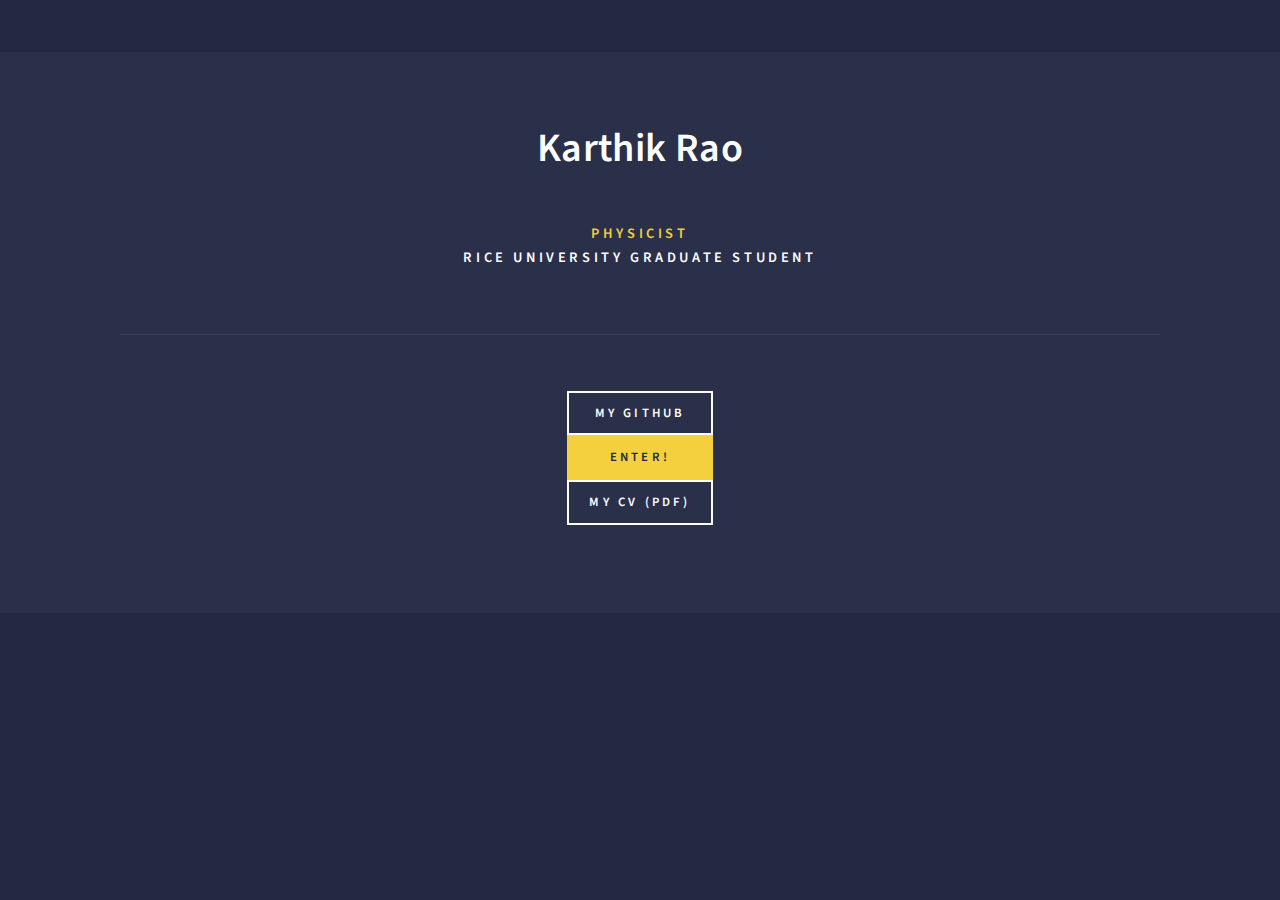
<file: index.html>
<!DOCTYPE HTML>
<!--
	Forty by HTML5 UP
	html5up.net | @ajlkn
	Free for personal and commercial use under the CCA 3.0 license (html5up.net/license)
-->
<html>
	<head>
		<title>Karthik Rao</title>
		<meta charset="utf-8" />
		<meta name="viewport" content="width=device-width, initial-scale=1, user-scalable=no" />
		<link rel="stylesheet" href="assets/css/main.css" />
		<noscript><link rel="stylesheet" href="assets/css/noscript.css" /></noscript>
	</head>
	<body class="is-preload">

		<!-- Wrapper -->
			<div id="wrapper">



                    <div id="main" class='absoluteCenter'>
						<!-- About me blurb -->
						<section style="text-align: center">
							<div class="inner">

        						<h1 class="strongKarthik"><strong>Karthik</strong> <span>Rao</span></h1>


                                <p style="font-size:0.9em; font-weight:600; letter-spacing:0.25em; text-transform:uppercase">
                                <font color="#F4D03F">Physicist</font> </br>Rice University Graduate Student 
                                </p>

                                <p></p>

                                <hr style="padding:1em" />

                                <ul class="actions" style="display:inline-block;padding:1.5em">
                               
					<li><a href="https://github.com/k-rao" class="button fit">My Github</a></li>
					 <li><a href="home.html" class="button primary fit" style="background-color:#F4D03F">Enter!</a></li>
                                    <li><a href="CV.pdf" target="_blank" class="button fit">My CV (pdf)</a></li>
                                </ul>

							</div>
						</section>
                    </div>





			</div>

		<!-- Scripts -->
			<script src="assets/js/jquery.min.js"></script>
			<script src="assets/js/jquery.scrolly.min.js"></script>
			<script src="assets/js/jquery.scrollex.min.js"></script>
			<script src="assets/js/browser.min.js"></script>
			<script src="assets/js/breakpoints.min.js"></script>
			<script src="assets/js/util.js"></script>
			<script src="assets/js/main.js"></script>

	</body>
</html>
</file>
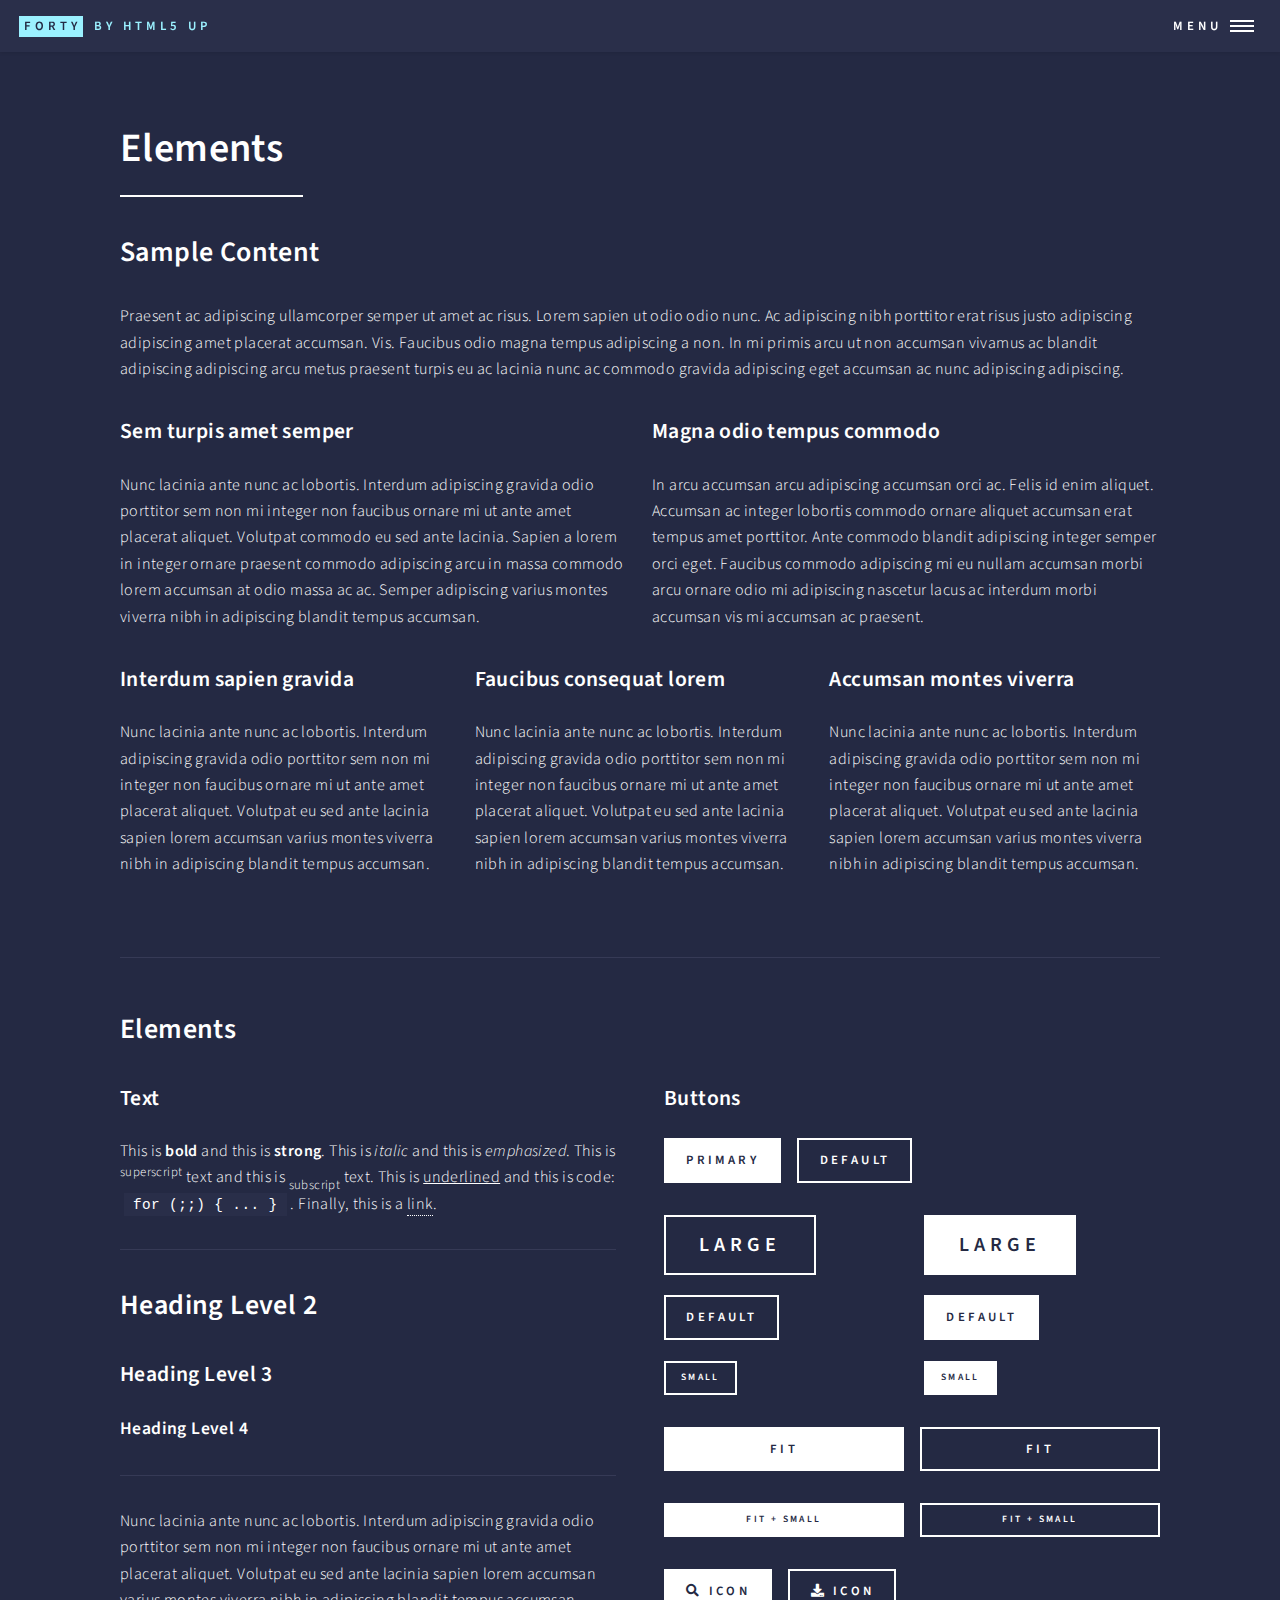
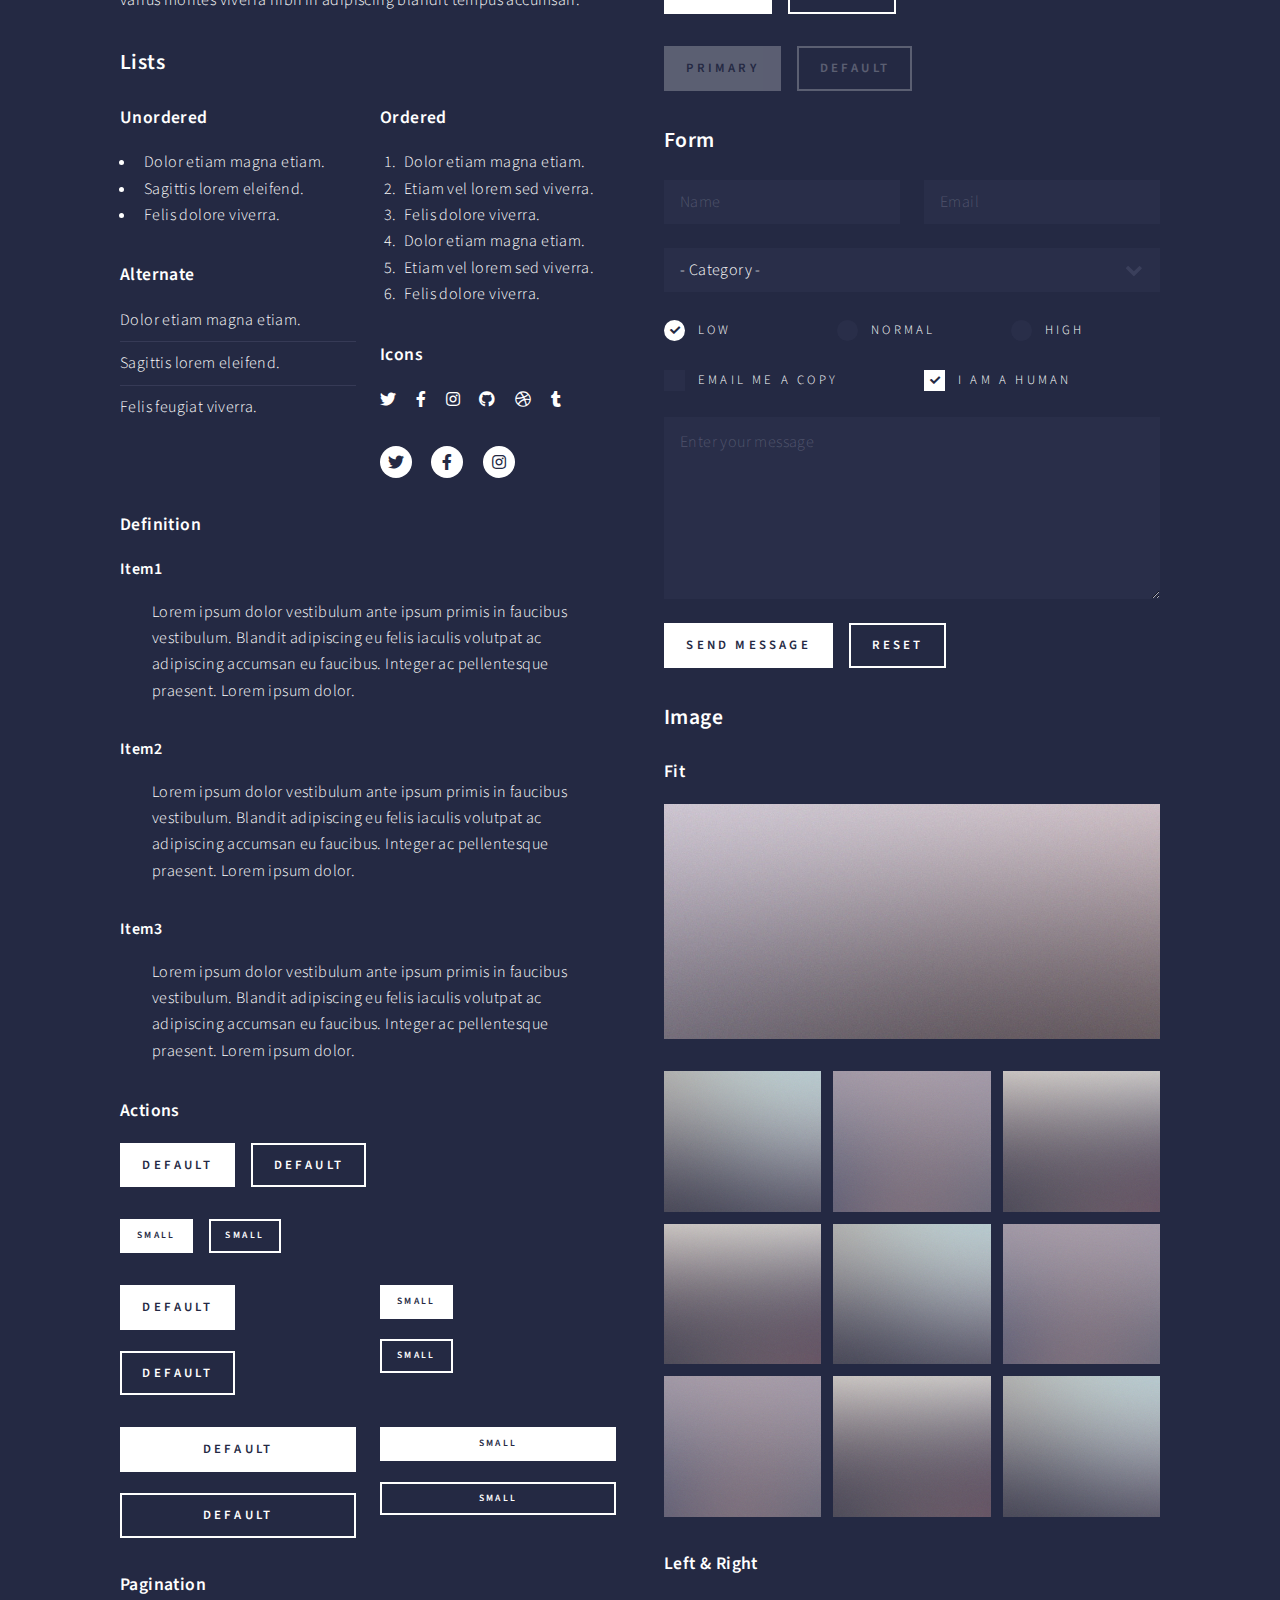
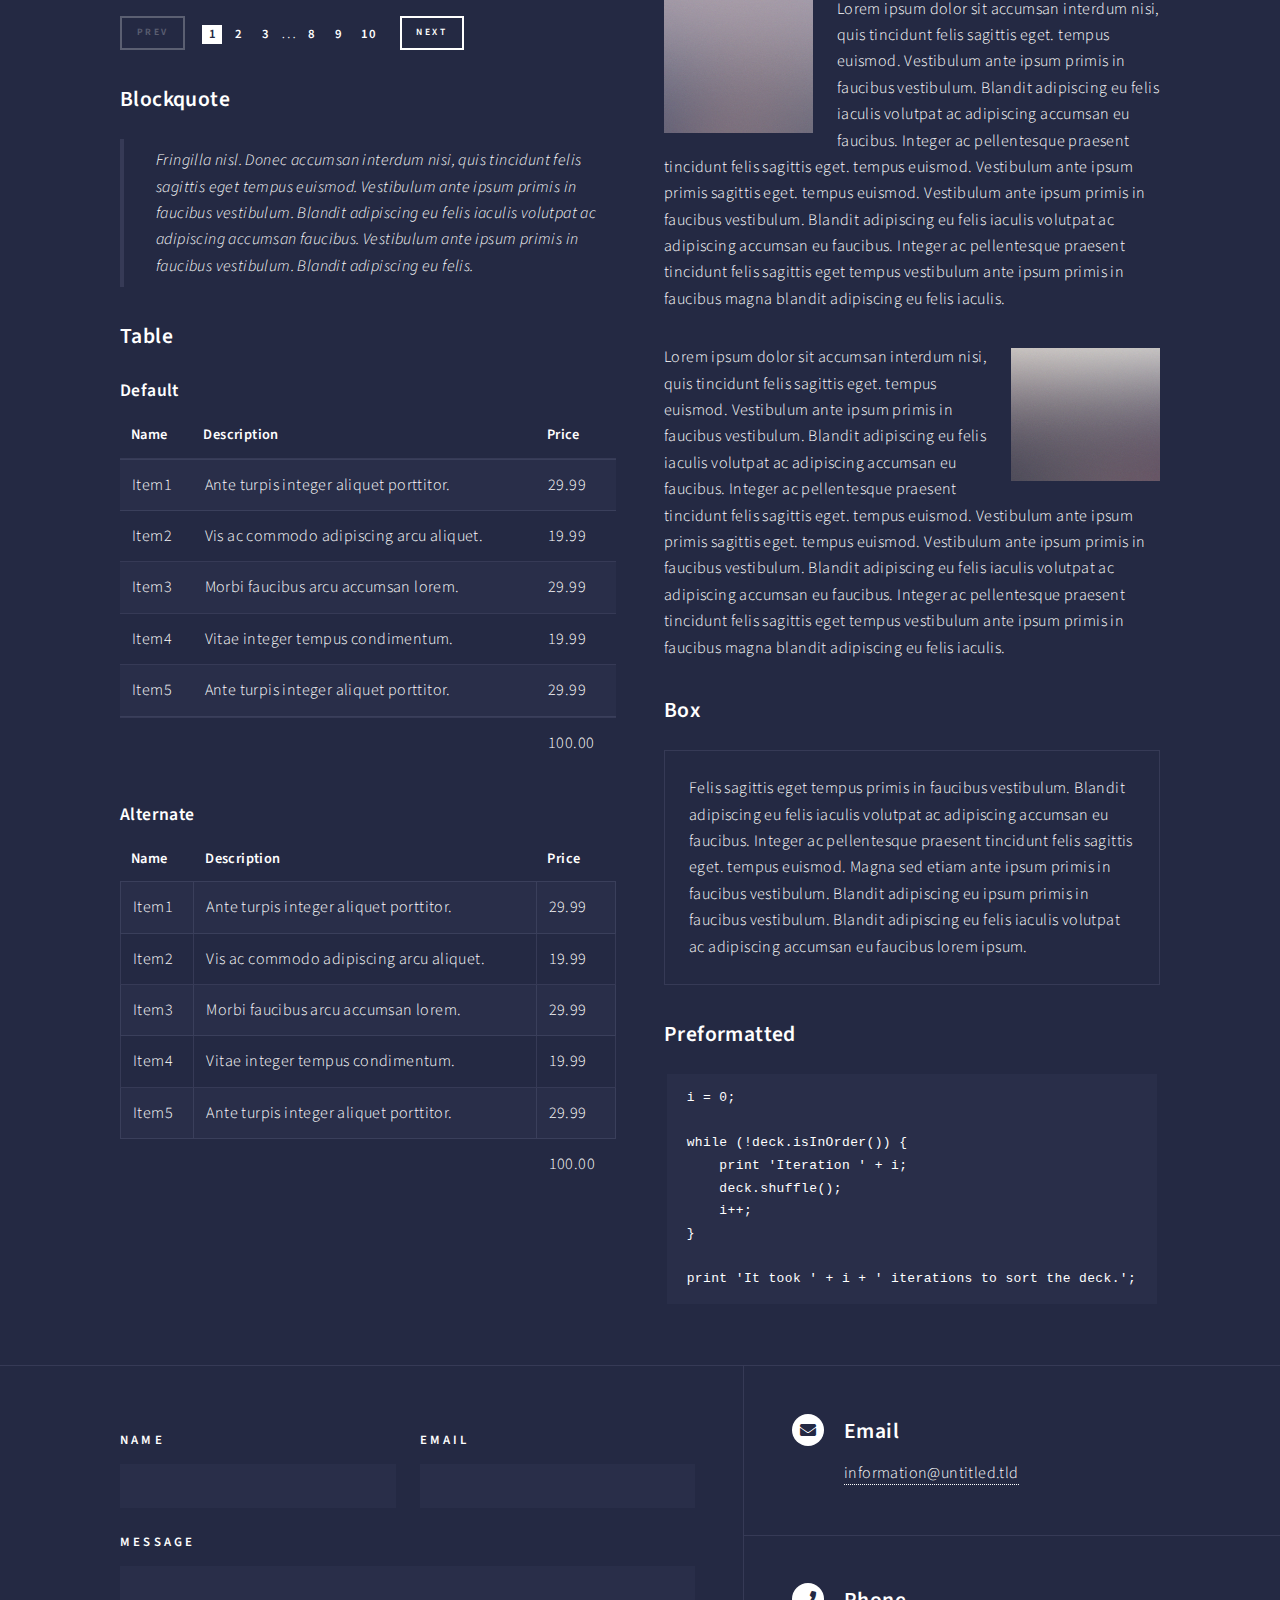
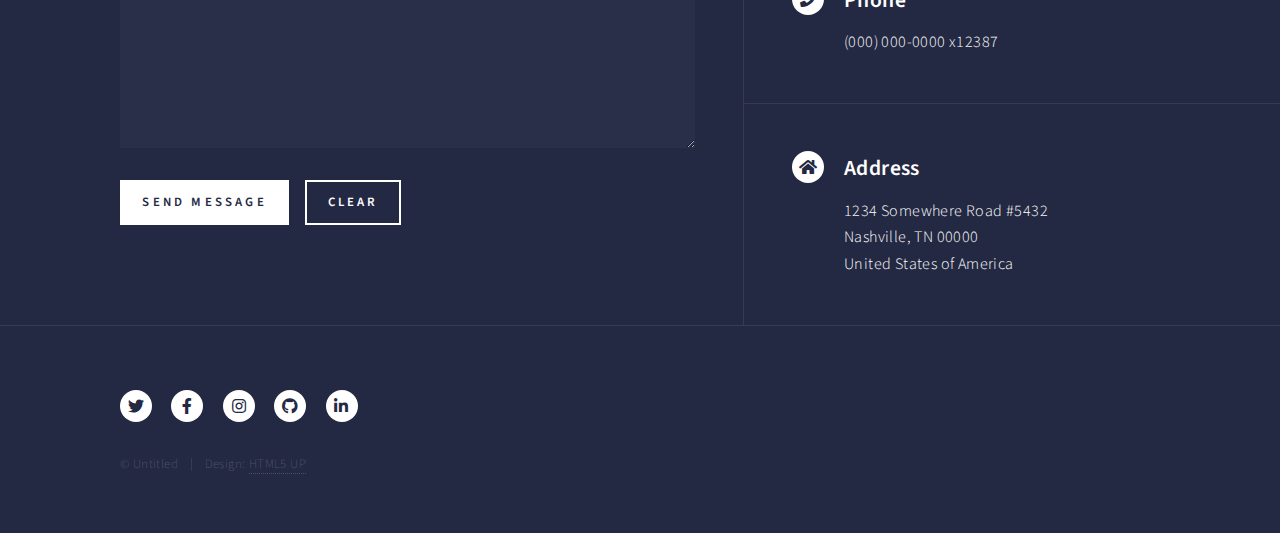
<file: elements.html>
<!DOCTYPE HTML>
<!--
	Forty by HTML5 UP
	html5up.net | @ajlkn
	Free for personal and commercial use under the CCA 3.0 license (html5up.net/license)
-->
<html>
	<head>
		<title>Elements - Forty by HTML5 UP</title>
		<meta charset="utf-8" />
		<meta name="viewport" content="width=device-width, initial-scale=1, user-scalable=no" />
		<link rel="stylesheet" href="assets/css/main.css" />
		<noscript><link rel="stylesheet" href="assets/css/noscript.css" /></noscript>
	</head>
	<body class="is-preload">

		<!-- Wrapper -->
			<div id="wrapper">

				<!-- Header -->
					<header id="header">
						<a href="index.html" class="logo"><strong>Forty</strong> <span>by HTML5 UP</span></a>
						<nav>
							<a href="#menu">Menu</a>
						</nav>
					</header>

				<!-- Menu -->
					<nav id="menu">
						<ul class="links">
							<li><a href="index.html">Home</a></li>
							<li><a href="landing.html">Landing</a></li>
							<li><a href="generic.html">Generic</a></li>
							<li><a href="elements.html">Elements</a></li>
						</ul>
						<ul class="actions stacked">
							<li><a href="#" class="button primary fit">Get Started</a></li>
							<li><a href="#" class="button fit">Log In</a></li>
						</ul>
					</nav>

				<!-- Main -->
					<div id="main" class="alt">

						<!-- One -->
							<section id="one">
								<div class="inner">
									<header class="major">
										<h1>Elements</h1>
									</header>

									<!-- Content -->
										<h2 id="content">Sample Content</h2>
										<p>Praesent ac adipiscing ullamcorper semper ut amet ac risus. Lorem sapien ut odio odio nunc. Ac adipiscing nibh porttitor erat risus justo adipiscing adipiscing amet placerat accumsan. Vis. Faucibus odio magna tempus adipiscing a non. In mi primis arcu ut non accumsan vivamus ac blandit adipiscing adipiscing arcu metus praesent turpis eu ac lacinia nunc ac commodo gravida adipiscing eget accumsan ac nunc adipiscing adipiscing.</p>
										<div class="row">
											<div class="col-6 col-12-small">
												<h3>Sem turpis amet semper</h3>
												<p>Nunc lacinia ante nunc ac lobortis. Interdum adipiscing gravida odio porttitor sem non mi integer non faucibus ornare mi ut ante amet placerat aliquet. Volutpat commodo eu sed ante lacinia. Sapien a lorem in integer ornare praesent commodo adipiscing arcu in massa commodo lorem accumsan at odio massa ac ac. Semper adipiscing varius montes viverra nibh in adipiscing blandit tempus accumsan.</p>
											</div>
											<div class="col-6 col-12-small">
												<h3>Magna odio tempus commodo</h3>
												<p>In arcu accumsan arcu adipiscing accumsan orci ac. Felis id enim aliquet. Accumsan ac integer lobortis commodo ornare aliquet accumsan erat tempus amet porttitor. Ante commodo blandit adipiscing integer semper orci eget. Faucibus commodo adipiscing mi eu nullam accumsan morbi arcu ornare odio mi adipiscing nascetur lacus ac interdum morbi accumsan vis mi accumsan ac praesent.</p>
											</div>
											<!-- Break -->
											<div class="col-4 col-12-medium">
												<h3>Interdum sapien gravida</h3>
												<p>Nunc lacinia ante nunc ac lobortis. Interdum adipiscing gravida odio porttitor sem non mi integer non faucibus ornare mi ut ante amet placerat aliquet. Volutpat eu sed ante lacinia sapien lorem accumsan varius montes viverra nibh in adipiscing blandit tempus accumsan.</p>
											</div>
											<div class="col-4 col-12-medium">
												<h3>Faucibus consequat lorem</h3>
												<p>Nunc lacinia ante nunc ac lobortis. Interdum adipiscing gravida odio porttitor sem non mi integer non faucibus ornare mi ut ante amet placerat aliquet. Volutpat eu sed ante lacinia sapien lorem accumsan varius montes viverra nibh in adipiscing blandit tempus accumsan.</p>
											</div>
											<div class="col-4 col-12-medium">
												<h3>Accumsan montes viverra</h3>
												<p>Nunc lacinia ante nunc ac lobortis. Interdum adipiscing gravida odio porttitor sem non mi integer non faucibus ornare mi ut ante amet placerat aliquet. Volutpat eu sed ante lacinia sapien lorem accumsan varius montes viverra nibh in adipiscing blandit tempus accumsan.</p>
											</div>
										</div>

									<hr class="major" />

									<!-- Elements -->
										<h2 id="elements">Elements</h2>
										<div class="row gtr-200">
											<div class="col-6 col-12-medium">

												<!-- Text stuff -->
													<h3>Text</h3>
													<p>This is <b>bold</b> and this is <strong>strong</strong>. This is <i>italic</i> and this is <em>emphasized</em>.
													This is <sup>superscript</sup> text and this is <sub>subscript</sub> text.
													This is <u>underlined</u> and this is code: <code>for (;;) { ... }</code>.
													Finally, this is a <a href="#">link</a>.</p>
													<hr />
													<h2>Heading Level 2</h2>
													<h3>Heading Level 3</h3>
													<h4>Heading Level 4</h4>
													<hr />
													<p>Nunc lacinia ante nunc ac lobortis. Interdum adipiscing gravida odio porttitor sem non mi integer non faucibus ornare mi ut ante amet placerat aliquet. Volutpat eu sed ante lacinia sapien lorem accumsan varius montes viverra nibh in adipiscing blandit tempus accumsan.</p>

												<!-- Lists -->
													<h3>Lists</h3>
													<div class="row">
														<div class="col-6 col-12-small">

															<h4>Unordered</h4>
															<ul>
																<li>Dolor etiam magna etiam.</li>
																<li>Sagittis lorem eleifend.</li>
																<li>Felis dolore viverra.</li>
															</ul>

															<h4>Alternate</h4>
															<ul class="alt">
																<li>Dolor etiam magna etiam.</li>
																<li>Sagittis lorem eleifend.</li>
																<li>Felis feugiat viverra.</li>
															</ul>

														</div>
														<div class="col-6 col-12-small">

															<h4>Ordered</h4>
															<ol>
																<li>Dolor etiam magna etiam.</li>
																<li>Etiam vel lorem sed viverra.</li>
																<li>Felis dolore viverra.</li>
																<li>Dolor etiam magna etiam.</li>
																<li>Etiam vel lorem sed viverra.</li>
																<li>Felis dolore viverra.</li>
															</ol>

															<h4>Icons</h4>
															<ul class="icons">
																<li><a href="#" class="icon brands fa-twitter"><span class="label">Twitter</span></a></li>
																<li><a href="#" class="icon brands fa-facebook-f"><span class="label">Facebook</span></a></li>
																<li><a href="#" class="icon brands fa-instagram"><span class="label">Instagram</span></a></li>
																<li><a href="#" class="icon brands fa-github"><span class="label">Github</span></a></li>
																<li><a href="#" class="icon brands fa-dribbble"><span class="label">Dribbble</span></a></li>
																<li><a href="#" class="icon brands fa-tumblr"><span class="label">Tumblr</span></a></li>
															</ul>
															<ul class="icons">
																<li><a href="#" class="icon brands alt fa-twitter"><span class="label">Twitter</span></a></li>
																<li><a href="#" class="icon brands alt fa-facebook-f"><span class="label">Facebook</span></a></li>
																<li><a href="#" class="icon brands alt fa-instagram"><span class="label">Instagram</span></a></li>
															</ul>

														</div>
													</div>
													<h4>Definition</h4>
													<dl>
														<dt>Item1</dt>
														<dd>
															<p>Lorem ipsum dolor vestibulum ante ipsum primis in faucibus vestibulum. Blandit adipiscing eu felis iaculis volutpat ac adipiscing accumsan eu faucibus. Integer ac pellentesque praesent. Lorem ipsum dolor.</p>
														</dd>
														<dt>Item2</dt>
														<dd>
															<p>Lorem ipsum dolor vestibulum ante ipsum primis in faucibus vestibulum. Blandit adipiscing eu felis iaculis volutpat ac adipiscing accumsan eu faucibus. Integer ac pellentesque praesent. Lorem ipsum dolor.</p>
														</dd>
														<dt>Item3</dt>
														<dd>
															<p>Lorem ipsum dolor vestibulum ante ipsum primis in faucibus vestibulum. Blandit adipiscing eu felis iaculis volutpat ac adipiscing accumsan eu faucibus. Integer ac pellentesque praesent. Lorem ipsum dolor.</p>
														</dd>
													</dl>

													<h4>Actions</h4>
													<ul class="actions">
														<li><a href="#" class="button primary">Default</a></li>
														<li><a href="#" class="button">Default</a></li>
													</ul>
													<ul class="actions small">
														<li><a href="#" class="button primary small">Small</a></li>
														<li><a href="#" class="button small">Small</a></li>
													</ul>
													<div class="row">
														<div class="col-6 col-12-small">
															<ul class="actions stacked">
																<li><a href="#" class="button primary">Default</a></li>
																<li><a href="#" class="button">Default</a></li>
															</ul>
														</div>
														<div class="col-6 col-12-small">
															<ul class="actions stacked">
																<li><a href="#" class="button primary small">Small</a></li>
																<li><a href="#" class="button small">Small</a></li>
															</ul>
														</div>
														<div class="col-6 col-12-small">
															<ul class="actions stacked">
																<li><a href="#" class="button primary fit">Default</a></li>
																<li><a href="#" class="button fit">Default</a></li>
															</ul>
														</div>
														<div class="col-6 col-12-small">
															<ul class="actions stacked">
																<li><a href="#" class="button primary small fit">Small</a></li>
																<li><a href="#" class="button small fit">Small</a></li>
															</ul>
														</div>
													</div>

													<h4>Pagination</h4>
													<ul class="pagination">
														<li><span class="button small disabled">Prev</span></li>
														<li><a href="#" class="page active">1</a></li>
														<li><a href="#" class="page">2</a></li>
														<li><a href="#" class="page">3</a></li>
														<li><span>&hellip;</span></li>
														<li><a href="#" class="page">8</a></li>
														<li><a href="#" class="page">9</a></li>
														<li><a href="#" class="page">10</a></li>
														<li><a href="#" class="button small">Next</a></li>
													</ul>

												<!-- Blockquote -->
													<h3>Blockquote</h3>
													<blockquote>Fringilla nisl. Donec accumsan interdum nisi, quis tincidunt felis sagittis eget tempus euismod. Vestibulum ante ipsum primis in faucibus vestibulum. Blandit adipiscing eu felis iaculis volutpat ac adipiscing accumsan faucibus. Vestibulum ante ipsum primis in faucibus vestibulum. Blandit adipiscing eu felis.</blockquote>

												<!-- Table -->
													<h3>Table</h3>

													<h4>Default</h4>
													<div class="table-wrapper">
														<table>
															<thead>
																<tr>
																	<th>Name</th>
																	<th>Description</th>
																	<th>Price</th>
																</tr>
															</thead>
															<tbody>
																<tr>
																	<td>Item1</td>
																	<td>Ante turpis integer aliquet porttitor.</td>
																	<td>29.99</td>
																</tr>
																<tr>
																	<td>Item2</td>
																	<td>Vis ac commodo adipiscing arcu aliquet.</td>
																	<td>19.99</td>
																</tr>
																<tr>
																	<td>Item3</td>
																	<td> Morbi faucibus arcu accumsan lorem.</td>
																	<td>29.99</td>
																</tr>
																<tr>
																	<td>Item4</td>
																	<td>Vitae integer tempus condimentum.</td>
																	<td>19.99</td>
																</tr>
																<tr>
																	<td>Item5</td>
																	<td>Ante turpis integer aliquet porttitor.</td>
																	<td>29.99</td>
																</tr>
															</tbody>
															<tfoot>
																<tr>
																	<td colspan="2"></td>
																	<td>100.00</td>
																</tr>
															</tfoot>
														</table>
													</div>

													<h4>Alternate</h4>
													<div class="table-wrapper">
														<table class="alt">
															<thead>
																<tr>
																	<th>Name</th>
																	<th>Description</th>
																	<th>Price</th>
																</tr>
															</thead>
															<tbody>
																<tr>
																	<td>Item1</td>
																	<td>Ante turpis integer aliquet porttitor.</td>
																	<td>29.99</td>
																</tr>
																<tr>
																	<td>Item2</td>
																	<td>Vis ac commodo adipiscing arcu aliquet.</td>
																	<td>19.99</td>
																</tr>
																<tr>
																	<td>Item3</td>
																	<td> Morbi faucibus arcu accumsan lorem.</td>
																	<td>29.99</td>
																</tr>
																<tr>
																	<td>Item4</td>
																	<td>Vitae integer tempus condimentum.</td>
																	<td>19.99</td>
																</tr>
																<tr>
																	<td>Item5</td>
																	<td>Ante turpis integer aliquet porttitor.</td>
																	<td>29.99</td>
																</tr>
															</tbody>
															<tfoot>
																<tr>
																	<td colspan="2"></td>
																	<td>100.00</td>
																</tr>
															</tfoot>
														</table>
													</div>

											</div>
											<div class="col-6 col-12-medium">

												<!-- Buttons -->
													<h3>Buttons</h3>
													<ul class="actions">
														<li><a href="#" class="button primary">Primary</a></li>
														<li><a href="#" class="button">Default</a></li>
													</ul>
													<div class="row">
														<div class="col-6 col-12-xsmall">
															<ul class="actions stacked">
																<li><a href="#" class="button large">Large</a></li>
																<li><a href="#" class="button">Default</a></li>
																<li><a href="#" class="button small">Small</a></li>
															</ul>
														</div>
														<div class="col-6 col-12-xsmall">
															<ul class="actions stacked">
																<li><a href="#" class="button primary large">Large</a></li>
																<li><a href="#" class="button primary">Default</a></li>
																<li><a href="#" class="button primary small">Small</a></li>
															</ul>
														</div>
													</div>
													<ul class="actions fit">
														<li><a href="#" class="button primary fit">Fit</a></li>
														<li><a href="#" class="button fit">Fit</a></li>
													</ul>
													<ul class="actions fit small">
														<li><a href="#" class="button primary fit small">Fit + Small</a></li>
														<li><a href="#" class="button fit small">Fit + Small</a></li>
													</ul>
													<ul class="actions">
														<li><a href="#" class="button primary icon solid fa-search">Icon</a></li>
														<li><a href="#" class="button icon solid fa-download">Icon</a></li>
													</ul>
													<ul class="actions">
														<li><span class="button primary disabled">Primary</span></li>
														<li><span class="button disabled">Default</span></li>
													</ul>

												<!-- Form -->
													<h3>Form</h3>

													<form method="post" action="#">
														<div class="row gtr-uniform">
															<div class="col-6 col-12-xsmall">
																<input type="text" name="demo-name" id="demo-name" value="" placeholder="Name" />
															</div>
															<div class="col-6 col-12-xsmall">
																<input type="email" name="demo-email" id="demo-email" value="" placeholder="Email" />
															</div>
															<!-- Break -->
															<div class="col-12">
																<select name="demo-category" id="demo-category">
																	<option value="">- Category -</option>
																	<option value="1">Manufacturing</option>
																	<option value="1">Shipping</option>
																	<option value="1">Administration</option>
																	<option value="1">Human Resources</option>
																</select>
															</div>
															<!-- Break -->
															<div class="col-4 col-12-small">
																<input type="radio" id="demo-priority-low" name="demo-priority" checked>
																<label for="demo-priority-low">Low</label>
															</div>
															<div class="col-4 col-12-small">
																<input type="radio" id="demo-priority-normal" name="demo-priority">
																<label for="demo-priority-normal">Normal</label>
															</div>
															<div class="col-4 col-12-small">
																<input type="radio" id="demo-priority-high" name="demo-priority">
																<label for="demo-priority-high">High</label>
															</div>
															<!-- Break -->
															<div class="col-6 col-12-small">
																<input type="checkbox" id="demo-copy" name="demo-copy">
																<label for="demo-copy">Email me a copy</label>
															</div>
															<div class="col-6 col-12-small">
																<input type="checkbox" id="demo-human" name="demo-human" checked>
																<label for="demo-human">I am a human</label>
															</div>
															<!-- Break -->
															<div class="col-12">
																<textarea name="demo-message" id="demo-message" placeholder="Enter your message" rows="6"></textarea>
															</div>
															<!-- Break -->
															<div class="col-12">
																<ul class="actions">
																	<li><input type="submit" value="Send Message" class="primary" /></li>
																	<li><input type="reset" value="Reset" /></li>
																</ul>
															</div>
														</div>
													</form>

												<!-- Image -->
													<h3>Image</h3>

													<h4>Fit</h4>
													<span class="image fit"><img src="images/pic03.jpg" alt="" /></span>
													<div class="box alt">
														<div class="row gtr-50 gtr-uniform">
															<div class="col-4"><span class="image fit"><img src="images/pic08.jpg" alt="" /></span></div>
															<div class="col-4"><span class="image fit"><img src="images/pic09.jpg" alt="" /></span></div>
															<div class="col-4"><span class="image fit"><img src="images/pic10.jpg" alt="" /></span></div>
															<!-- Break -->
															<div class="col-4"><span class="image fit"><img src="images/pic10.jpg" alt="" /></span></div>
															<div class="col-4"><span class="image fit"><img src="images/pic08.jpg" alt="" /></span></div>
															<div class="col-4"><span class="image fit"><img src="images/pic09.jpg" alt="" /></span></div>
															<!-- Break -->
															<div class="col-4"><span class="image fit"><img src="images/pic09.jpg" alt="" /></span></div>
															<div class="col-4"><span class="image fit"><img src="images/pic10.jpg" alt="" /></span></div>
															<div class="col-4"><span class="image fit"><img src="images/pic08.jpg" alt="" /></span></div>
														</div>
													</div>

													<h4>Left &amp; Right</h4>
													<p><span class="image left"><img src="images/pic09.jpg" alt="" /></span>Lorem ipsum dolor sit accumsan interdum nisi, quis tincidunt felis sagittis eget. tempus euismod. Vestibulum ante ipsum primis in faucibus vestibulum. Blandit adipiscing eu felis iaculis volutpat ac adipiscing accumsan eu faucibus. Integer ac pellentesque praesent tincidunt felis sagittis eget. tempus euismod. Vestibulum ante ipsum primis sagittis eget. tempus euismod. Vestibulum ante ipsum primis in faucibus vestibulum. Blandit adipiscing eu felis iaculis volutpat ac adipiscing accumsan eu faucibus. Integer ac pellentesque praesent tincidunt felis sagittis eget tempus vestibulum ante ipsum primis in faucibus magna blandit adipiscing eu felis iaculis.</p>
													<p><span class="image right"><img src="images/pic10.jpg" alt="" /></span>Lorem ipsum dolor sit accumsan interdum nisi, quis tincidunt felis sagittis eget. tempus euismod. Vestibulum ante ipsum primis in faucibus vestibulum. Blandit adipiscing eu felis iaculis volutpat ac adipiscing accumsan eu faucibus. Integer ac pellentesque praesent tincidunt felis sagittis eget. tempus euismod. Vestibulum ante ipsum primis sagittis eget. tempus euismod. Vestibulum ante ipsum primis in faucibus vestibulum. Blandit adipiscing eu felis iaculis volutpat ac adipiscing accumsan eu faucibus. Integer ac pellentesque praesent tincidunt felis sagittis eget tempus vestibulum ante ipsum primis in faucibus magna blandit adipiscing eu felis iaculis.</p>

												<!-- Box -->
													<h3>Box</h3>
													<div class="box">
														<p>Felis sagittis eget tempus primis in faucibus vestibulum. Blandit adipiscing eu felis iaculis volutpat ac adipiscing accumsan eu faucibus. Integer ac pellentesque praesent tincidunt felis sagittis eget. tempus euismod. Magna sed etiam ante ipsum primis in faucibus vestibulum. Blandit adipiscing eu ipsum primis in faucibus vestibulum. Blandit adipiscing eu felis iaculis volutpat ac adipiscing accumsan eu faucibus lorem ipsum.</p>
													</div>

												<!-- Preformatted Code -->
													<h3>Preformatted</h3>
													<pre><code>i = 0;

while (!deck.isInOrder()) {
    print 'Iteration ' + i;
    deck.shuffle();
    i++;
}

print 'It took ' + i + ' iterations to sort the deck.';
</code></pre>

											</div>
										</div>

								</div>
							</section>

					</div>

				<!-- Contact -->
					<section id="contact">
						<div class="inner">
							<section>
								<form method="post" action="#">
									<div class="fields">
										<div class="field half">
											<label for="name">Name</label>
											<input type="text" name="name" id="name" />
										</div>
										<div class="field half">
											<label for="email">Email</label>
											<input type="text" name="email" id="email" />
										</div>
										<div class="field">
											<label for="message">Message</label>
											<textarea name="message" id="message" rows="6"></textarea>
										</div>
									</div>
									<ul class="actions">
										<li><input type="submit" value="Send Message" class="primary" /></li>
										<li><input type="reset" value="Clear" /></li>
									</ul>
								</form>
							</section>
							<section class="split">
								<section>
									<div class="contact-method">
										<span class="icon solid alt fa-envelope"></span>
										<h3>Email</h3>
										<a href="#">information@untitled.tld</a>
									</div>
								</section>
								<section>
									<div class="contact-method">
										<span class="icon solid alt fa-phone"></span>
										<h3>Phone</h3>
										<span>(000) 000-0000 x12387</span>
									</div>
								</section>
								<section>
									<div class="contact-method">
										<span class="icon solid alt fa-home"></span>
										<h3>Address</h3>
										<span>1234 Somewhere Road #5432<br />
										Nashville, TN 00000<br />
										United States of America</span>
									</div>
								</section>
							</section>
						</div>
					</section>

				<!-- Footer -->
					<footer id="footer">
						<div class="inner">
							<ul class="icons">
								<li><a href="#" class="icon brands alt fa-twitter"><span class="label">Twitter</span></a></li>
								<li><a href="#" class="icon brands alt fa-facebook-f"><span class="label">Facebook</span></a></li>
								<li><a href="#" class="icon brands alt fa-instagram"><span class="label">Instagram</span></a></li>
								<li><a href="#" class="icon brands alt fa-github"><span class="label">GitHub</span></a></li>
								<li><a href="#" class="icon brands alt fa-linkedin-in"><span class="label">LinkedIn</span></a></li>
							</ul>
							<ul class="copyright">
								<li>&copy; Untitled</li><li>Design: <a href="https://html5up.net">HTML5 UP</a></li>
							</ul>
						</div>
					</footer>

			</div>

		<!-- Scripts -->
			<script src="assets/js/jquery.min.js"></script>
			<script src="assets/js/jquery.scrolly.min.js"></script>
			<script src="assets/js/jquery.scrollex.min.js"></script>
			<script src="assets/js/browser.min.js"></script>
			<script src="assets/js/breakpoints.min.js"></script>
			<script src="assets/js/util.js"></script>
			<script src="assets/js/main.js"></script>

	</body>
</html>
</file>
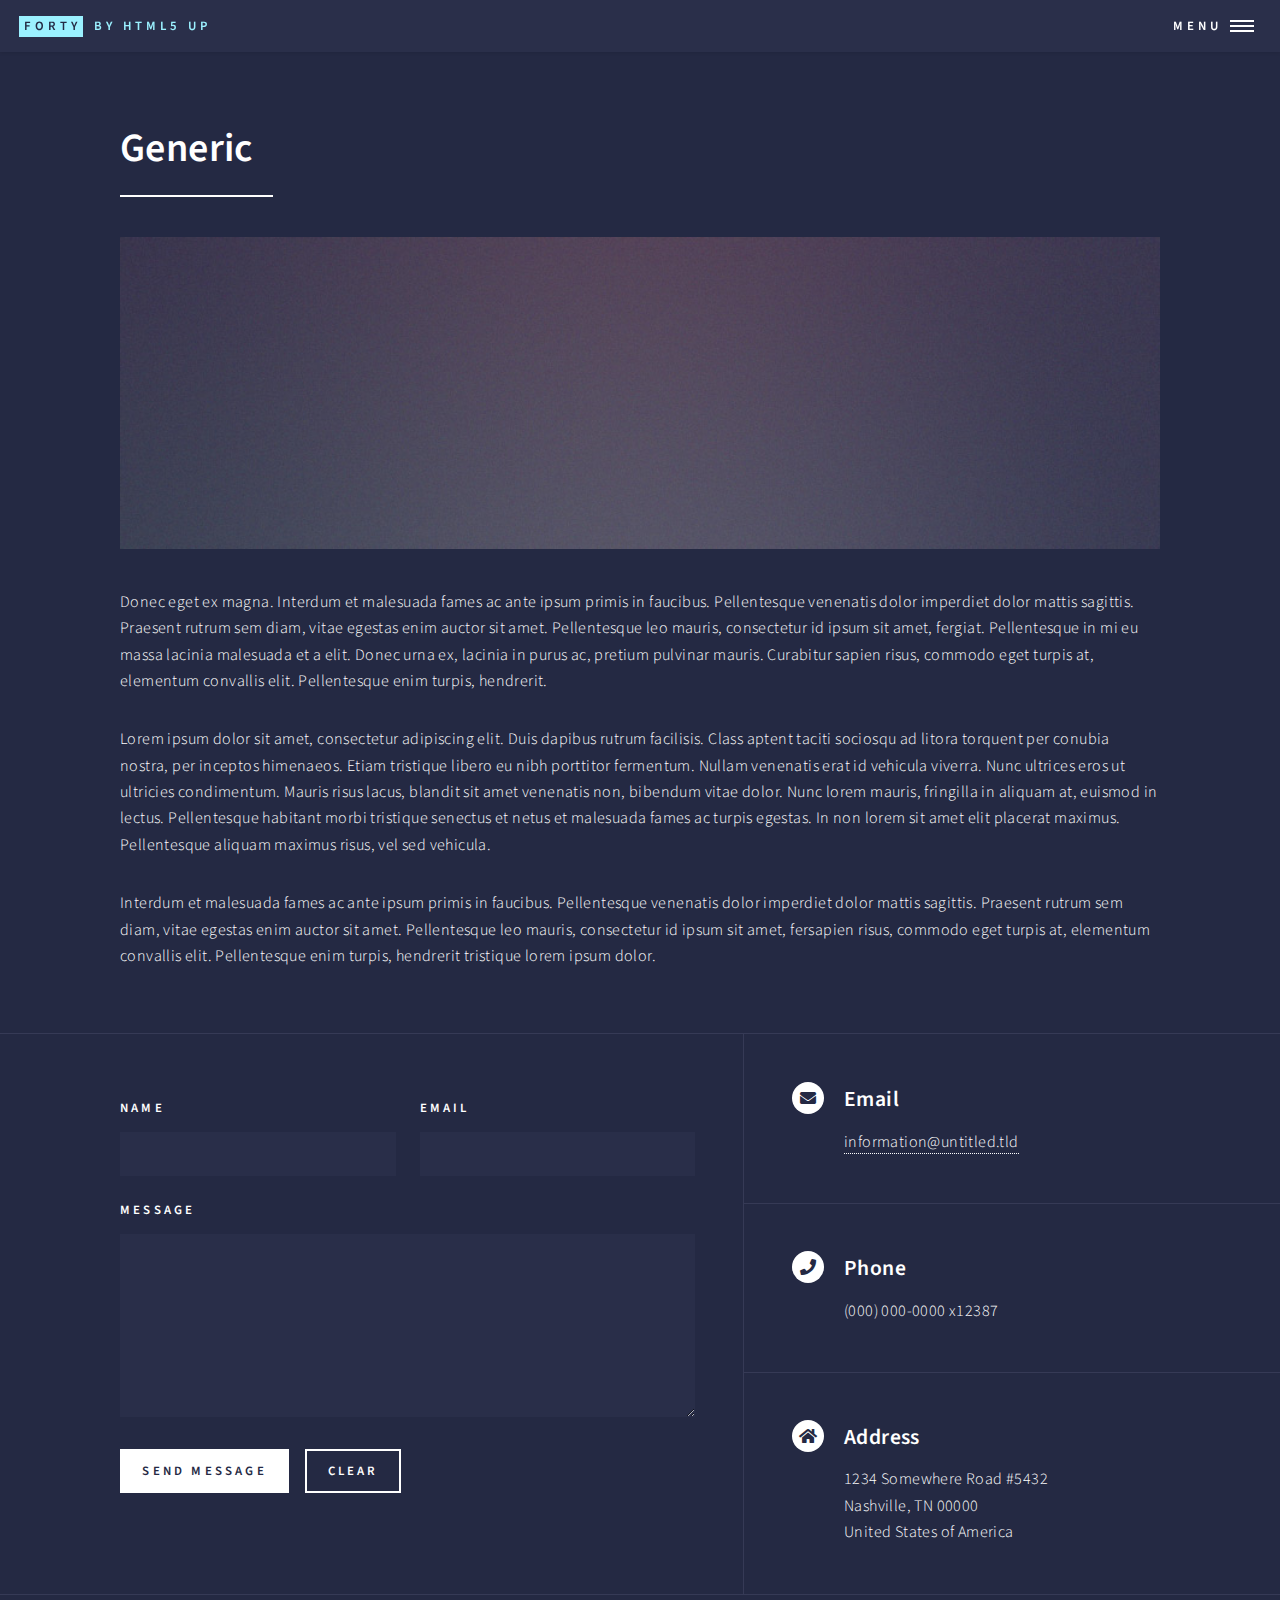
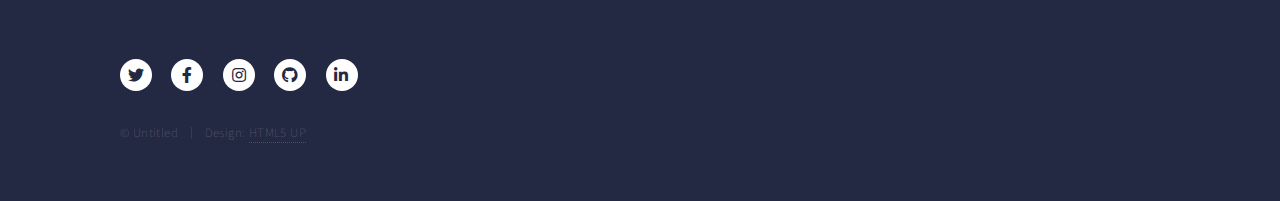
<file: generic.html>
<!DOCTYPE HTML>
<!--
	Forty by HTML5 UP
	html5up.net | @ajlkn
	Free for personal and commercial use under the CCA 3.0 license (html5up.net/license)
-->
<html>
	<head>
		<title>Generic - Forty by HTML5 UP</title>
		<meta charset="utf-8" />
		<meta name="viewport" content="width=device-width, initial-scale=1, user-scalable=no" />
		<link rel="stylesheet" href="assets/css/main.css" />
		<noscript><link rel="stylesheet" href="assets/css/noscript.css" /></noscript>
	</head>
	<body class="is-preload">

		<!-- Wrapper -->
			<div id="wrapper">

				<!-- Header -->
					<header id="header">
						<a href="index.html" class="logo"><strong>Forty</strong> <span>by HTML5 UP</span></a>
						<nav>
							<a href="#menu">Menu</a>
						</nav>
					</header>

				<!-- Menu -->
					<nav id="menu">
						<ul class="links">
							<li><a href="index.html">Home</a></li>
							<li><a href="landing.html">Landing</a></li>
							<li><a href="generic.html">Generic</a></li>
							<li><a href="elements.html">Elements</a></li>
						</ul>
						<ul class="actions stacked">
							<li><a href="#" class="button primary fit">Get Started</a></li>
							<li><a href="#" class="button fit">Log In</a></li>
						</ul>
					</nav>

				<!-- Main -->
					<div id="main" class="alt">

						<!-- One -->
							<section id="one">
								<div class="inner">
									<header class="major">
										<h1>Generic</h1>
									</header>
									<span class="image main"><img src="images/pic11.jpg" alt="" /></span>
									<p>Donec eget ex magna. Interdum et malesuada fames ac ante ipsum primis in faucibus. Pellentesque venenatis dolor imperdiet dolor mattis sagittis. Praesent rutrum sem diam, vitae egestas enim auctor sit amet. Pellentesque leo mauris, consectetur id ipsum sit amet, fergiat. Pellentesque in mi eu massa lacinia malesuada et a elit. Donec urna ex, lacinia in purus ac, pretium pulvinar mauris. Curabitur sapien risus, commodo eget turpis at, elementum convallis elit. Pellentesque enim turpis, hendrerit.</p>
									<p>Lorem ipsum dolor sit amet, consectetur adipiscing elit. Duis dapibus rutrum facilisis. Class aptent taciti sociosqu ad litora torquent per conubia nostra, per inceptos himenaeos. Etiam tristique libero eu nibh porttitor fermentum. Nullam venenatis erat id vehicula viverra. Nunc ultrices eros ut ultricies condimentum. Mauris risus lacus, blandit sit amet venenatis non, bibendum vitae dolor. Nunc lorem mauris, fringilla in aliquam at, euismod in lectus. Pellentesque habitant morbi tristique senectus et netus et malesuada fames ac turpis egestas. In non lorem sit amet elit placerat maximus. Pellentesque aliquam maximus risus, vel sed vehicula.</p>
									<p>Interdum et malesuada fames ac ante ipsum primis in faucibus. Pellentesque venenatis dolor imperdiet dolor mattis sagittis. Praesent rutrum sem diam, vitae egestas enim auctor sit amet. Pellentesque leo mauris, consectetur id ipsum sit amet, fersapien risus, commodo eget turpis at, elementum convallis elit. Pellentesque enim turpis, hendrerit tristique lorem ipsum dolor.</p>
								</div>
							</section>

					</div>

				<!-- Contact -->
					<section id="contact">
						<div class="inner">
							<section>
								<form method="post" action="#">
									<div class="fields">
										<div class="field half">
											<label for="name">Name</label>
											<input type="text" name="name" id="name" />
										</div>
										<div class="field half">
											<label for="email">Email</label>
											<input type="text" name="email" id="email" />
										</div>
										<div class="field">
											<label for="message">Message</label>
											<textarea name="message" id="message" rows="6"></textarea>
										</div>
									</div>
									<ul class="actions">
										<li><input type="submit" value="Send Message" class="primary" /></li>
										<li><input type="reset" value="Clear" /></li>
									</ul>
								</form>
							</section>
							<section class="split">
								<section>
									<div class="contact-method">
										<span class="icon solid alt fa-envelope"></span>
										<h3>Email</h3>
										<a href="#">information@untitled.tld</a>
									</div>
								</section>
								<section>
									<div class="contact-method">
										<span class="icon solid alt fa-phone"></span>
										<h3>Phone</h3>
										<span>(000) 000-0000 x12387</span>
									</div>
								</section>
								<section>
									<div class="contact-method">
										<span class="icon solid alt fa-home"></span>
										<h3>Address</h3>
										<span>1234 Somewhere Road #5432<br />
										Nashville, TN 00000<br />
										United States of America</span>
									</div>
								</section>
							</section>
						</div>
					</section>

				<!-- Footer -->
					<footer id="footer">
						<div class="inner">
							<ul class="icons">
								<li><a href="#" class="icon brands alt fa-twitter"><span class="label">Twitter</span></a></li>
								<li><a href="#" class="icon brands alt fa-facebook-f"><span class="label">Facebook</span></a></li>
								<li><a href="#" class="icon brands alt fa-instagram"><span class="label">Instagram</span></a></li>
								<li><a href="#" class="icon brands alt fa-github"><span class="label">GitHub</span></a></li>
								<li><a href="#" class="icon brands alt fa-linkedin-in"><span class="label">LinkedIn</span></a></li>
							</ul>
							<ul class="copyright">
								<li>&copy; Untitled</li><li>Design: <a href="https://html5up.net">HTML5 UP</a></li>
							</ul>
						</div>
					</footer>

			</div>

		<!-- Scripts -->
			<script src="assets/js/jquery.min.js"></script>
			<script src="assets/js/jquery.scrolly.min.js"></script>
			<script src="assets/js/jquery.scrollex.min.js"></script>
			<script src="assets/js/browser.min.js"></script>
			<script src="assets/js/breakpoints.min.js"></script>
			<script src="assets/js/util.js"></script>
			<script src="assets/js/main.js"></script>

	</body>
</html>
</file>
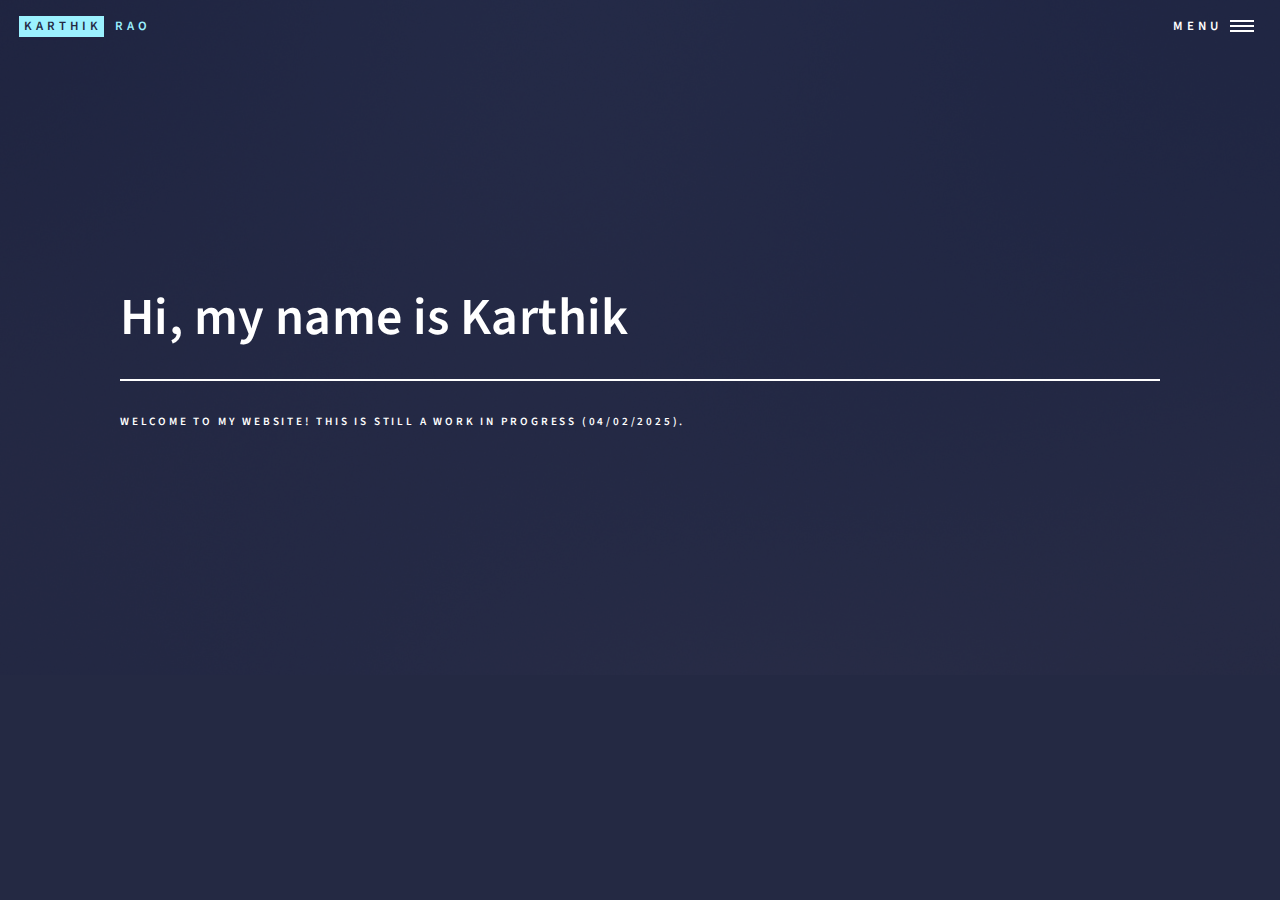
<file: home.html>
<!DOCTYPE HTML>
<!--
	Forty by HTML5 UP
	html5up.net | @ajlkn
	Free for personal and commercial use under the CCA 3.0 license (html5up.net/license)
-->
<html>
	<head>
		<title>Karthik Rao</title>
		<meta charset="utf-8" />
		<meta name="viewport" content="width=device-width, initial-scale=1, user-scalable=no" />
		<link rel="stylesheet" href="assets/css/main.css" />
		<noscript><link rel="stylesheet" href="assets/css/noscript.css" /></noscript>
	</head>
	<body class="is-preload">

		<!-- Wrapper -->
			<div id="wrapper">

				<!-- Header -->
					<header id="header" class="alt">
						<a href="index.html" class="logo"><strong>Karthik</strong> <span>Rao</span></a>
						<nav>
							<a href="#menu">Menu</a>
						</nav>
					</header>

				<!-- Menu -->
					<nav id="menu">
						<ul class="links">
							<li><a href="index.html">Home</a></li>
							<li><a href="index.html">About Me</a></li>
							<li><a href="index.html">Research</a></li>
							<li><a href="index.html">Weekly Highlight</a></li>
							<li><a href="index.html">Fun Stuff!</a></li>
							<li><a href="index.html">Resources</a></li>
							<!--<li><a href="landing.html">Landing</a></li>
							<li><a href="generic.html">Generic</a></li>
							<li><a href="elements.html">Elements</a></li>-->
						</ul>
						<!--<ul class="actions stacked">
							<li><a href="#" class="button primary fit">Get Started</a></li>
							<li><a href="#" class="button fit">Log In</a></li>
						</ul>-->
					</nav>

				<!-- Banner -->
					<section id="banner" class="major">
						<div class="inner">
							<header class="major">
								<h1>Hi, my name is Karthik</h1>
							</header>
							<div class="content">
								<p>Welcome to my website! This is still a work in progress (04/02/2025). </p>
								<!--<ul class="actions">
									<li><a href="#one" class="button next scrolly">Get Started</a></li>
								</ul>-->
							</div>
						</div>
					</section>
<script> /***
				<!-- Main -->
					<div id="main">

						<!-- One -->
							<section id="one" class="tiles">
								<article>
									<span class="image">
										<img src="images/pic01.jpg" alt="" />
									</span>
									<header class="major">
										<h3><a href="landing.html" class="link">Aliquam</a></h3>
										<p>Ipsum dolor sit amet</p>
									</header>
								</article>
								<article>
									<span class="image">
										<img src="images/pic02.jpg" alt="" />
									</span>
									<header class="major">
										<h3><a href="landing.html" class="link">Tempus</a></h3>
										<p>feugiat amet tempus</p>
									</header>
								</article>
								<article>
									<span class="image">
										<img src="images/pic03.jpg" alt="" />
									</span>
									<header class="major">
										<h3><a href="landing.html" class="link">Magna</a></h3>
										<p>Lorem etiam nullam</p>
									</header>
								</article>
								<article>
									<span class="image">
										<img src="images/pic04.jpg" alt="" />
									</span>
									<header class="major">
										<h3><a href="landing.html" class="link">Ipsum</a></h3>
										<p>Nisl sed aliquam</p>
									</header>
								</article>
								<article>
									<span class="image">
										<img src="images/pic05.jpg" alt="" />
									</span>
									<header class="major">
										<h3><a href="landing.html" class="link">Consequat</a></h3>
										<p>Ipsum dolor sit amet</p>
									</header>
								</article>
								<article>
									<span class="image">
										<img src="images/pic06.jpg" alt="" />
									</span>
									<header class="major">
										<h3><a href="landing.html" class="link">Etiam</a></h3>
										<p>Feugiat amet tempus</p>
									</header>
								</article>
							</section>

						<!-- Two -->
							<section id="two">
								<div class="inner">
									<header class="major">
										<h2>Massa libero</h2>
									</header>
									<p>Nullam et orci eu lorem consequat tincidunt vivamus et sagittis libero. Mauris aliquet magna magna sed nunc rhoncus pharetra. Pellentesque condimentum sem. In efficitur ligula tate urna. Maecenas laoreet massa vel lacinia pellentesque lorem ipsum dolor. Nullam et orci eu lorem consequat tincidunt. Vivamus et sagittis libero. Mauris aliquet magna magna sed nunc rhoncus amet pharetra et feugiat tempus.</p>
									<ul class="actions">
										<li><a href="landing.html" class="button next">Get Started</a></li>
									</ul>
								</div>
							</section>

					</div>

				<!-- Contact -->
					<section id="contact">
						<div class="inner">
							<section>
								<form method="post" action="#">
									<div class="fields">
										<div class="field half">
											<label for="name">Name</label>
											<input type="text" name="name" id="name" />
										</div>
										<div class="field half">
											<label for="email">Email</label>
											<input type="text" name="email" id="email" />
										</div>
										<div class="field">
											<label for="message">Message</label>
											<textarea name="message" id="message" rows="6"></textarea>
										</div>
									</div>
									<ul class="actions">
										<li><input type="submit" value="Send Message" class="primary" /></li>
										<li><input type="reset" value="Clear" /></li>
									</ul>
								</form>
							</section>
							<section class="split">
								<section>
									<div class="contact-method">
										<span class="icon solid alt fa-envelope"></span>
										<h3>Email</h3>
										<a href="#">information@untitled.tld</a>
									</div>
								</section>
								<section>
									<div class="contact-method">
										<span class="icon solid alt fa-phone"></span>
										<h3>Phone</h3>
										<span>(000) 000-0000 x12387</span>
									</div>
								</section>
								<section>
									<div class="contact-method">
										<span class="icon solid alt fa-home"></span>
										<h3>Address</h3>
										<span>1234 Somewhere Road #5432<br />
										Nashville, TN 00000<br />
										United States of America</span>
									</div>
								</section>
							</section>
						</div>
					</section>

				<!-- Footer -->
					<footer id="footer">
						<div class="inner">
							<ul class="icons">
								<li><a href="#" class="icon brands alt fa-twitter"><span class="label">Twitter</span></a></li>
								<li><a href="#" class="icon brands alt fa-facebook-f"><span class="label">Facebook</span></a></li>
								<li><a href="#" class="icon brands alt fa-instagram"><span class="label">Instagram</span></a></li>
								<li><a href="#" class="icon brands alt fa-github"><span class="label">GitHub</span></a></li>
								<li><a href="#" class="icon brands alt fa-linkedin-in"><span class="label">LinkedIn</span></a></li>
							</ul>
							<ul class="copyright">
								<li>&copy; Untitled</li><li>Design: <a href="https://html5up.net">HTML5 UP</a></li>
							</ul>
						</div>
					</footer>

			</div>
***/ </script>
		<!-- Scripts -->
			<script src="assets/js/jquery.min.js"></script>
			<script src="assets/js/jquery.scrolly.min.js"></script>
			<script src="assets/js/jquery.scrollex.min.js"></script>
			<script src="assets/js/browser.min.js"></script>
			<script src="assets/js/breakpoints.min.js"></script>
			<script src="assets/js/util.js"></script>
			<script src="assets/js/main.js"></script>

	</body>
</html>
</file>
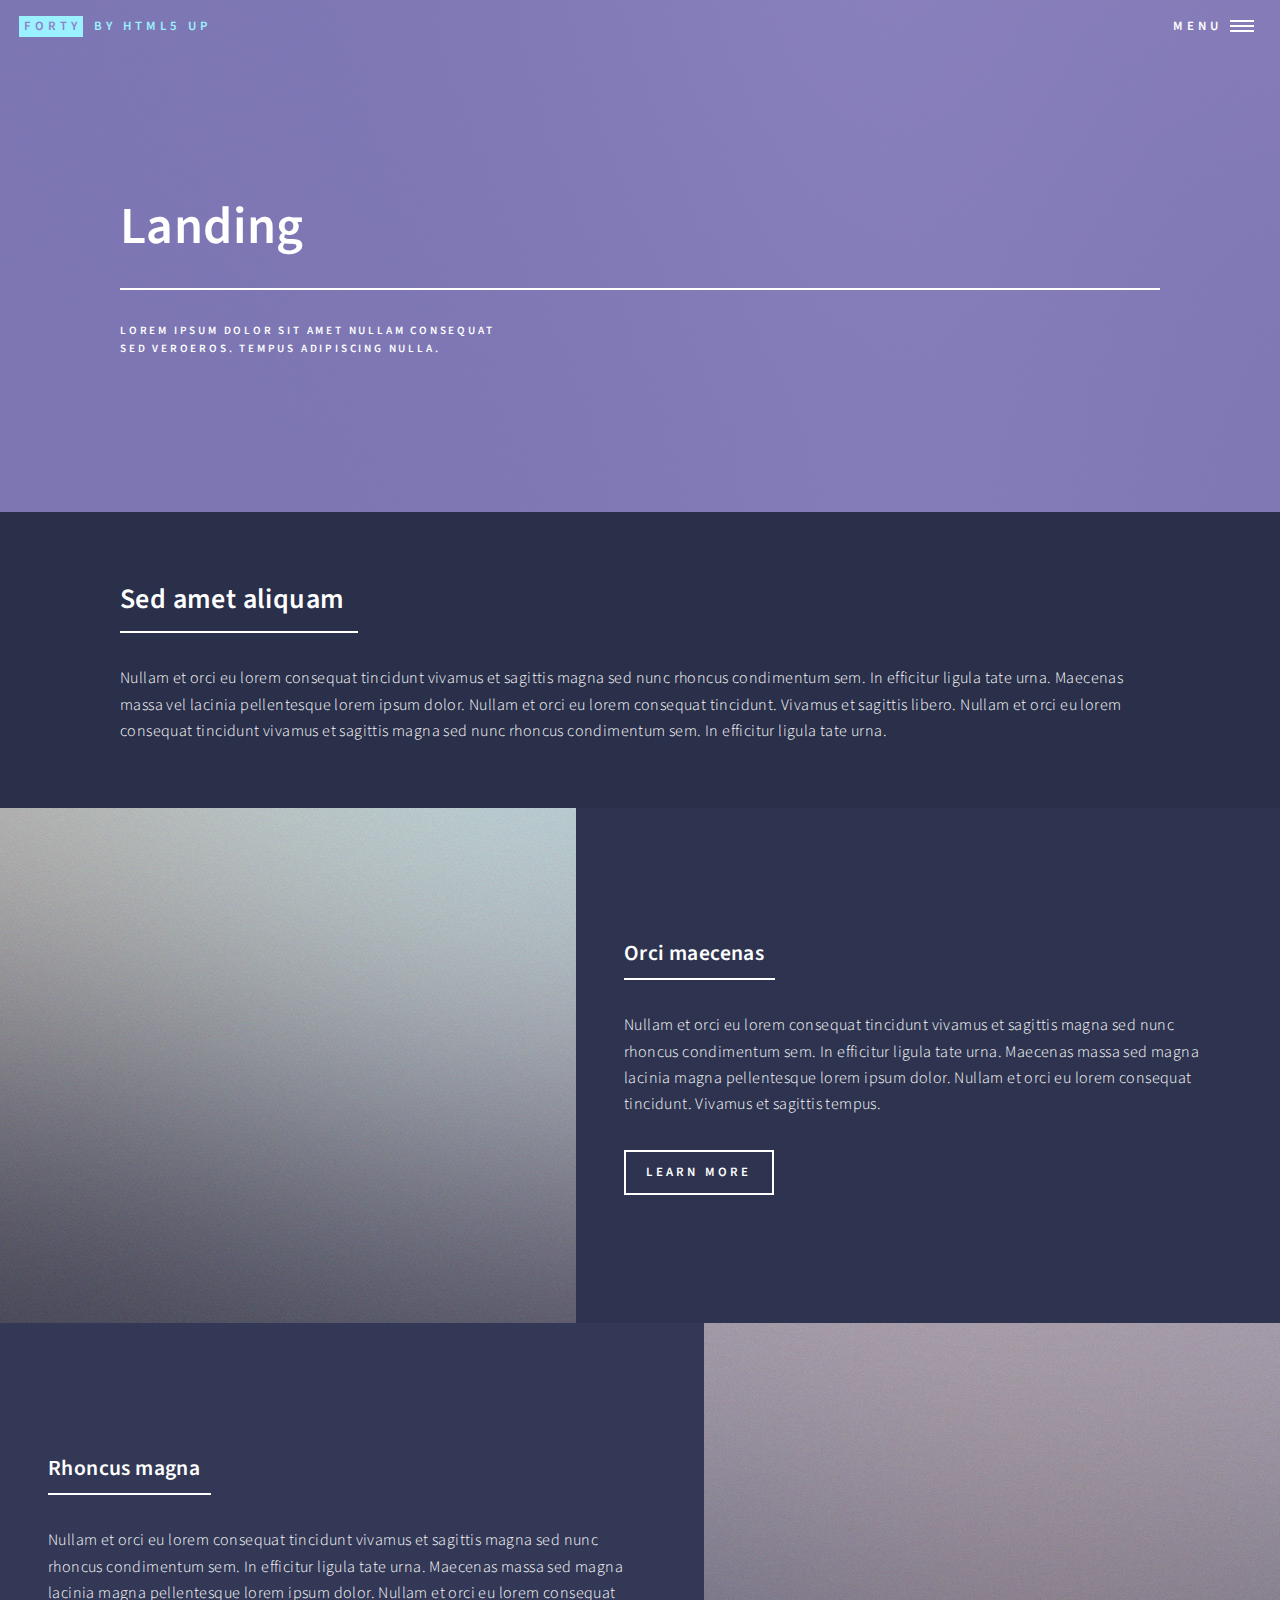
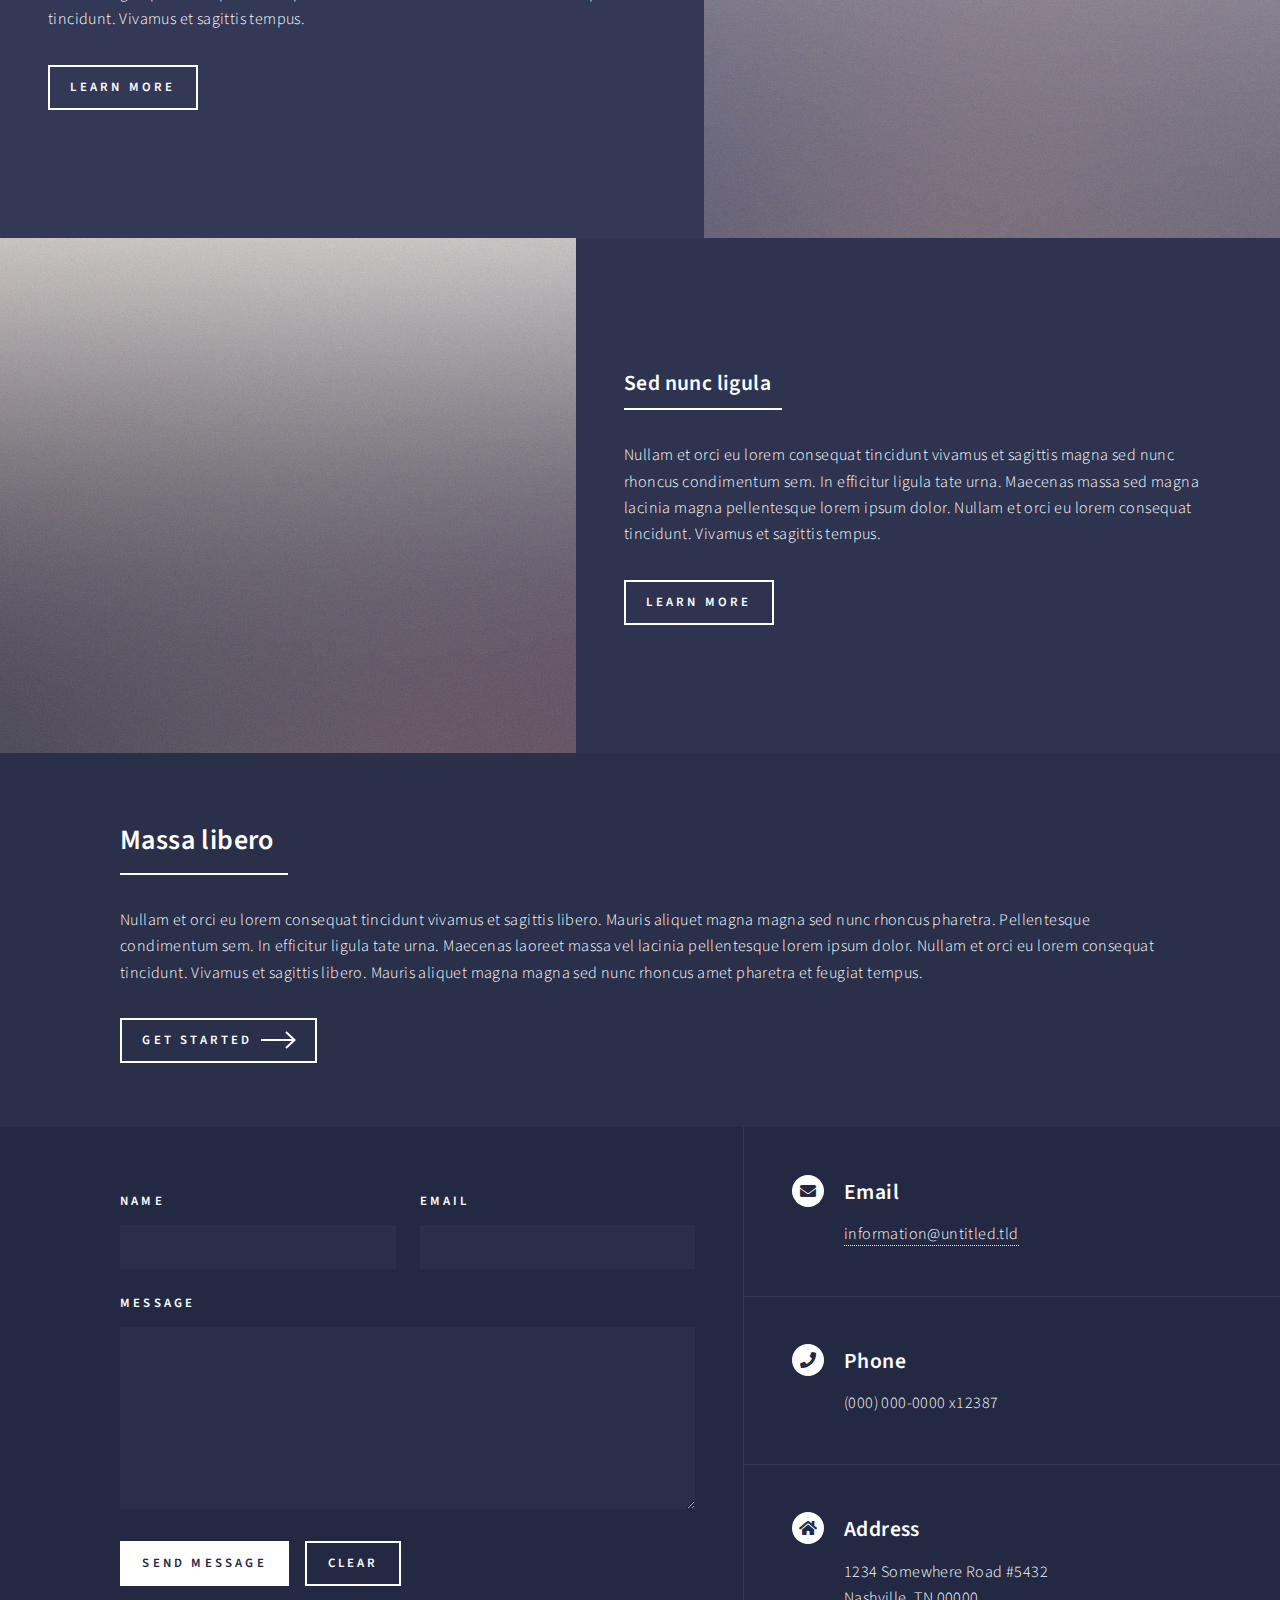
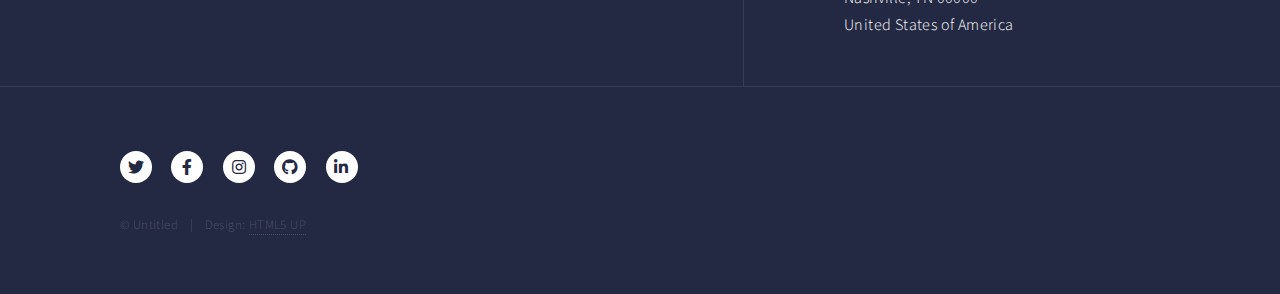
<file: landing.html>
<!DOCTYPE HTML>
<!--
	Forty by HTML5 UP
	html5up.net | @ajlkn
	Free for personal and commercial use under the CCA 3.0 license (html5up.net/license)
-->
<html>
	<head>
		<title>Landing - Forty by HTML5 UP</title>
		<meta charset="utf-8" />
		<meta name="viewport" content="width=device-width, initial-scale=1, user-scalable=no" />
		<link rel="stylesheet" href="assets/css/main.css" />
		<noscript><link rel="stylesheet" href="assets/css/noscript.css" /></noscript>
	</head>
	<body class="is-preload">

		<!-- Wrapper -->
			<div id="wrapper">

				<!-- Header -->
				<!-- Note: The "styleN" class below should match that of the banner element. -->
					<header id="header" class="alt style2">
						<a href="index.html" class="logo"><strong>Forty</strong> <span>by HTML5 UP</span></a>
						<nav>
							<a href="#menu">Menu</a>
						</nav>
					</header>

				<!-- Menu -->
					<nav id="menu">
						<ul class="links">
							<li><a href="index.html">Home</a></li>
							<li><a href="landing.html">Landing</a></li>
							<li><a href="generic.html">Generic</a></li>
							<li><a href="elements.html">Elements</a></li>
						</ul>
						<ul class="actions stacked">
							<li><a href="#" class="button primary fit">Get Started</a></li>
							<li><a href="#" class="button fit">Log In</a></li>
						</ul>
					</nav>

				<!-- Banner -->
				<!-- Note: The "styleN" class below should match that of the header element. -->
					<section id="banner" class="style2">
						<div class="inner">
							<span class="image">
								<img src="images/pic07.jpg" alt="" />
							</span>
							<header class="major">
								<h1>Landing</h1>
							</header>
							<div class="content">
								<p>Lorem ipsum dolor sit amet nullam consequat<br />
								sed veroeros. tempus adipiscing nulla.</p>
							</div>
						</div>
					</section>

				<!-- Main -->
					<div id="main">

						<!-- One -->
							<section id="one">
								<div class="inner">
									<header class="major">
										<h2>Sed amet aliquam</h2>
									</header>
									<p>Nullam et orci eu lorem consequat tincidunt vivamus et sagittis magna sed nunc rhoncus condimentum sem. In efficitur ligula tate urna. Maecenas massa vel lacinia pellentesque lorem ipsum dolor. Nullam et orci eu lorem consequat tincidunt. Vivamus et sagittis libero. Nullam et orci eu lorem consequat tincidunt vivamus et sagittis magna sed nunc rhoncus condimentum sem. In efficitur ligula tate urna.</p>
								</div>
							</section>

						<!-- Two -->
							<section id="two" class="spotlights">
								<section>
									<a href="generic.html" class="image">
										<img src="images/pic08.jpg" alt="" data-position="center center" />
									</a>
									<div class="content">
										<div class="inner">
											<header class="major">
												<h3>Orci maecenas</h3>
											</header>
											<p>Nullam et orci eu lorem consequat tincidunt vivamus et sagittis magna sed nunc rhoncus condimentum sem. In efficitur ligula tate urna. Maecenas massa sed magna lacinia magna pellentesque lorem ipsum dolor. Nullam et orci eu lorem consequat tincidunt. Vivamus et sagittis tempus.</p>
											<ul class="actions">
												<li><a href="generic.html" class="button">Learn more</a></li>
											</ul>
										</div>
									</div>
								</section>
								<section>
									<a href="generic.html" class="image">
										<img src="images/pic09.jpg" alt="" data-position="top center" />
									</a>
									<div class="content">
										<div class="inner">
											<header class="major">
												<h3>Rhoncus magna</h3>
											</header>
											<p>Nullam et orci eu lorem consequat tincidunt vivamus et sagittis magna sed nunc rhoncus condimentum sem. In efficitur ligula tate urna. Maecenas massa sed magna lacinia magna pellentesque lorem ipsum dolor. Nullam et orci eu lorem consequat tincidunt. Vivamus et sagittis tempus.</p>
											<ul class="actions">
												<li><a href="generic.html" class="button">Learn more</a></li>
											</ul>
										</div>
									</div>
								</section>
								<section>
									<a href="generic.html" class="image">
										<img src="images/pic10.jpg" alt="" data-position="25% 25%" />
									</a>
									<div class="content">
										<div class="inner">
											<header class="major">
												<h3>Sed nunc ligula</h3>
											</header>
											<p>Nullam et orci eu lorem consequat tincidunt vivamus et sagittis magna sed nunc rhoncus condimentum sem. In efficitur ligula tate urna. Maecenas massa sed magna lacinia magna pellentesque lorem ipsum dolor. Nullam et orci eu lorem consequat tincidunt. Vivamus et sagittis tempus.</p>
											<ul class="actions">
												<li><a href="generic.html" class="button">Learn more</a></li>
											</ul>
										</div>
									</div>
								</section>
							</section>

						<!-- Three -->
							<section id="three">
								<div class="inner">
									<header class="major">
										<h2>Massa libero</h2>
									</header>
									<p>Nullam et orci eu lorem consequat tincidunt vivamus et sagittis libero. Mauris aliquet magna magna sed nunc rhoncus pharetra. Pellentesque condimentum sem. In efficitur ligula tate urna. Maecenas laoreet massa vel lacinia pellentesque lorem ipsum dolor. Nullam et orci eu lorem consequat tincidunt. Vivamus et sagittis libero. Mauris aliquet magna magna sed nunc rhoncus amet pharetra et feugiat tempus.</p>
									<ul class="actions">
										<li><a href="generic.html" class="button next">Get Started</a></li>
									</ul>
								</div>
							</section>

					</div>

				<!-- Contact -->
					<section id="contact">
						<div class="inner">
							<section>
								<form method="post" action="#">
									<div class="fields">
										<div class="field half">
											<label for="name">Name</label>
											<input type="text" name="name" id="name" />
										</div>
										<div class="field half">
											<label for="email">Email</label>
											<input type="text" name="email" id="email" />
										</div>
										<div class="field">
											<label for="message">Message</label>
											<textarea name="message" id="message" rows="6"></textarea>
										</div>
									</div>
									<ul class="actions">
										<li><input type="submit" value="Send Message" class="primary" /></li>
										<li><input type="reset" value="Clear" /></li>
									</ul>
								</form>
							</section>
							<section class="split">
								<section>
									<div class="contact-method">
										<span class="icon solid alt fa-envelope"></span>
										<h3>Email</h3>
										<a href="#">information@untitled.tld</a>
									</div>
								</section>
								<section>
									<div class="contact-method">
										<span class="icon solid alt fa-phone"></span>
										<h3>Phone</h3>
										<span>(000) 000-0000 x12387</span>
									</div>
								</section>
								<section>
									<div class="contact-method">
										<span class="icon solid alt fa-home"></span>
										<h3>Address</h3>
										<span>1234 Somewhere Road #5432<br />
										Nashville, TN 00000<br />
										United States of America</span>
									</div>
								</section>
							</section>
						</div>
					</section>

				<!-- Footer -->
					<footer id="footer">
						<div class="inner">
							<ul class="icons">
								<li><a href="#" class="icon brands alt fa-twitter"><span class="label">Twitter</span></a></li>
								<li><a href="#" class="icon brands alt fa-facebook-f"><span class="label">Facebook</span></a></li>
								<li><a href="#" class="icon brands alt fa-instagram"><span class="label">Instagram</span></a></li>
								<li><a href="#" class="icon brands alt fa-github"><span class="label">GitHub</span></a></li>
								<li><a href="#" class="icon brands alt fa-linkedin-in"><span class="label">LinkedIn</span></a></li>
							</ul>
							<ul class="copyright">
								<li>&copy; Untitled</li><li>Design: <a href="https://html5up.net">HTML5 UP</a></li>
							</ul>
						</div>
					</footer>

			</div>

		<!-- Scripts -->
			<script src="assets/js/jquery.min.js"></script>
			<script src="assets/js/jquery.scrolly.min.js"></script>
			<script src="assets/js/jquery.scrollex.min.js"></script>
			<script src="assets/js/browser.min.js"></script>
			<script src="assets/js/breakpoints.min.js"></script>
			<script src="assets/js/util.js"></script>
			<script src="assets/js/main.js"></script>

	</body>
</html>
</file>
<file: assets/css/noscript.css>
/*
	Forty by HTML5 UP
	html5up.net | @ajlkn
	Free for personal and commercial use under the CCA 3.0 license (html5up.net/license)
*/

/* Banner */

	body.is-preload #banner:after {
		opacity: 0.85;
	}

	body.is-preload #banner > .inner {
		-moz-filter: none;
		-webkit-filter: none;
		-ms-filter: none;
		filter: none;
		-moz-transform: none;
		-webkit-transform: none;
		-ms-transform: none;
		transform: none;
		opacity: 1;
	}
</file>
<file: assets/css/main.css>
@import url(fontawesome-all.min.css);
@import url("https://fonts.googleapis.com/css?family=Source+Sans+Pro:300,300italic,600,600italic");

/*
	Forty by HTML5 UP
	html5up.net | @ajlkn
	Free for personal and commercial use under the CCA 3.0 license (html5up.net/license)
*/

html, body, div, span, applet, object,
iframe, h1, h2, h3, h4, h5, h6, p, blockquote,
pre, a, abbr, acronym, address, big, cite,
code, del, dfn, em, img, ins, kbd, q, s, samp,
small, strike, strong, sub, sup, tt, var, b,
u, i, center, dl, dt, dd, ol, ul, li, fieldset,
form, label, legend, table, caption, tbody,
tfoot, thead, tr, th, td, article, aside,
canvas, details, embed, figure, figcaption,
footer, header, hgroup, menu, nav, output, ruby,
section, summary, time, mark, audio, video {
	margin: 0;
	padding: 0;
	border: 0;
	font-size: 100%;
	font: inherit;
	vertical-align: baseline;}

article, aside, details, figcaption, figure,
footer, header, hgroup, menu, nav, section {
	display: block;}

body {
	line-height: 1;
}

ol, ul {
	list-style: none;
}

blockquote, q {
	quotes: none;
}

	blockquote:before, blockquote:after, q:before, q:after {
		content: '';
		content: none;
	}

table {
	border-collapse: collapse;
	border-spacing: 0;
}

body {
	-webkit-text-size-adjust: none;
}

mark {
	background-color: transparent;
	color: inherit;
}

input::-moz-focus-inner {
	border: 0;
	padding: 0;
}

input, select, textarea {
	-moz-appearance: none;
	-webkit-appearance: none;
	-ms-appearance: none;
	appearance: none;
}

/* Basic */

	@-ms-viewport {
		width: device-width;
	}

	body {
		-ms-overflow-style: scrollbar;
	}

	@media screen and (max-width: 480px) {

		html, body {
			min-width: 320px;
		}

	}

	html {
		box-sizing: border-box;
	}

	*, *:before, *:after {
		box-sizing: inherit;
	}

	body {
		background: #242943;
	}

		body.is-preload *, body.is-preload *:before, body.is-preload *:after {
			-moz-animation: none !important;
			-webkit-animation: none !important;
			-ms-animation: none !important;
			animation: none !important;
			-moz-transition: none !important;
			-webkit-transition: none !important;
			-ms-transition: none !important;
			transition: none !important;
		}

/* Type */

	body, input, select, textarea {
		color: #ffffff;
		font-family: "Source Sans Pro", Helvetica, sans-serif;
		font-size: 17pt;
		font-weight: 300;
		letter-spacing: 0.025em;
		line-height: 1.65;
	}

		@media screen and (max-width: 1680px) {

			body, input, select, textarea {
				font-size: 14pt;
			}

		}

		@media screen and (max-width: 1280px) {

			body, input, select, textarea {
				font-size: 12pt;
			}

		}

		@media screen and (max-width: 360px) {

			body, input, select, textarea {
				font-size: 11pt;
			}

		}

	a {
		-moz-transition: color 0.2s ease-in-out, border-bottom-color 0.2s ease-in-out;
		-webkit-transition: color 0.2s ease-in-out, border-bottom-color 0.2s ease-in-out;
		-ms-transition: color 0.2s ease-in-out, border-bottom-color 0.2s ease-in-out;
		transition: color 0.2s ease-in-out, border-bottom-color 0.2s ease-in-out;
		border-bottom: dotted 1px;
		color: inherit;
		text-decoration: none;
	}

		a:hover {
			border-bottom-color: transparent;
			color: #9bf1ff !important;
		}

		a:active {
			color: #53e3fb !important;
		}

	strong, b {
		color: #ffffff;
		font-weight: 600;
	}

	em, i {
		font-style: italic;
	}

	p {
		margin: 0 0 2em 0;
	}

	h1, h2, h3, h4, h5, h6 {
		color: #ffffff;
		font-weight: 600;
		line-height: 1.65;
		margin: 0 0 1em 0;
	}

		h1 a, h2 a, h3 a, h4 a, h5 a, h6 a {
			color: inherit;
			border-bottom: 0;
		}

	h1 {
		font-size: 2.5em;
	}

	h2 {
		font-size: 1.75em;
	}

	h3 {
		font-size: 1.35em;
	}

	h4 {
		font-size: 1.1em;
	}

	h5 {
		font-size: 0.9em;
	}

	h6 {
		font-size: 0.7em;
	}

	@media screen and (max-width: 736px) {

		h1 {
			font-size: 2em;
		}

		h2 {
			font-size: 1.5em;
		}

		h3 {
			font-size: 1.25em;
		}

	}

	sub {
		font-size: 0.8em;
		position: relative;
		top: 0.5em;
	}

	sup {
		font-size: 0.8em;
		position: relative;
		top: -0.5em;
	}

	blockquote {
		border-left: solid 4px rgba(212, 212, 255, 0.1);
		font-style: italic;
		margin: 0 0 2em 0;
		padding: 0.5em 0 0.5em 2em;
	}

	code {
		background: rgba(212, 212, 255, 0.035);
		font-family: "Courier New", monospace;
		font-size: 0.9em;
		margin: 0 0.25em;
		padding: 0.25em 0.65em;
	}

	pre {
		-webkit-overflow-scrolling: touch;
		font-family: "Courier New", monospace;
		font-size: 0.9em;
		margin: 0 0 2em 0;
	}

		pre code {
			display: block;
			line-height: 1.75;
			padding: 1em 1.5em;
			overflow-x: auto;
		}

	hr {
		border: 0;
		border-bottom: solid 1px rgba(212, 212, 255, 0.1);
		margin: 2em 0;
	}

		hr.major {
			margin: 3em 0;
		}

	.align-left {
		text-align: left;
	}

	.align-center {
		text-align: center;
	}

	.align-right {
		text-align: right;
	}

/* Row */

	.row {
		display: flex;
		flex-wrap: wrap;
		box-sizing: border-box;
		align-items: stretch;
	}

		.row > * {
			box-sizing: border-box;
		}

		.row.gtr-uniform > * > :last-child {
			margin-bottom: 0;
		}

		.row.aln-left {
			justify-content: flex-start;
		}

		.row.aln-center {
			justify-content: center;
		}

		.row.aln-right {
			justify-content: flex-end;
		}

		.row.aln-top {
			align-items: flex-start;
		}

		.row.aln-middle {
			align-items: center;
		}

		.row.aln-bottom {
			align-items: flex-end;
		}

		.row > .imp {
			order: -1;
		}

		.row > .col-1 {
			width: 8.33333%;
		}

		.row > .off-1 {
			margin-left: 8.33333%;
		}

		.row > .col-2 {
			width: 16.66667%;
		}

		.row > .off-2 {
			margin-left: 16.66667%;
		}

		.row > .col-3 {
			width: 25%;
		}

		.row > .off-3 {
			margin-left: 25%;
		}

		.row > .col-4 {
			width: 33.33333%;
		}

		.row > .off-4 {
			margin-left: 33.33333%;
		}

		.row > .col-5 {
			width: 41.66667%;
		}

		.row > .off-5 {
			margin-left: 41.66667%;
		}

		.row > .col-6 {
			width: 50%;
		}

		.row > .off-6 {
			margin-left: 50%;
		}

		.row > .col-7 {
			width: 58.33333%;
		}

		.row > .off-7 {
			margin-left: 58.33333%;
		}

		.row > .col-8 {
			width: 66.66667%;
		}

		.row > .off-8 {
			margin-left: 66.66667%;
		}

		.row > .col-9 {
			width: 75%;
		}

		.row > .off-9 {
			margin-left: 75%;
		}

		.row > .col-10 {
			width: 83.33333%;
		}

		.row > .off-10 {
			margin-left: 83.33333%;
		}

		.row > .col-11 {
			width: 91.66667%;
		}

		.row > .off-11 {
			margin-left: 91.66667%;
		}

		.row > .col-12 {
			width: 100%;
		}

		.row > .off-12 {
			margin-left: 100%;
		}

		.row.gtr-0 {
			margin-top: 0;
			margin-left: 0em;
		}

			.row.gtr-0 > * {
				padding: 0 0 0 0em;
			}

			.row.gtr-0.gtr-uniform {
				margin-top: 0em;
			}

				.row.gtr-0.gtr-uniform > * {
					padding-top: 0em;
				}

		.row.gtr-25 {
			margin-top: 0;
			margin-left: -0.5em;
		}

			.row.gtr-25 > * {
				padding: 0 0 0 0.5em;
			}

			.row.gtr-25.gtr-uniform {
				margin-top: -0.5em;
			}

				.row.gtr-25.gtr-uniform > * {
					padding-top: 0.5em;
				}

		.row.gtr-50 {
			margin-top: 0;
			margin-left: -1em;
		}

			.row.gtr-50 > * {
				padding: 0 0 0 1em;
			}

			.row.gtr-50.gtr-uniform {
				margin-top: -1em;
			}

				.row.gtr-50.gtr-uniform > * {
					padding-top: 1em;
				}

		.row {
			margin-top: 0;
			margin-left: -2em;
		}

			.row > * {
				padding: 0 0 0 2em;
			}

			.row.gtr-uniform {
				margin-top: -2em;
			}

				.row.gtr-uniform > * {
					padding-top: 2em;
				}

		.row.gtr-150 {
			margin-top: 0;
			margin-left: -3em;
		}

			.row.gtr-150 > * {
				padding: 0 0 0 3em;
			}

			.row.gtr-150.gtr-uniform {
				margin-top: -3em;
			}

				.row.gtr-150.gtr-uniform > * {
					padding-top: 3em;
				}

		.row.gtr-200 {
			margin-top: 0;
			margin-left: -4em;
		}

			.row.gtr-200 > * {
				padding: 0 0 0 4em;
			}

			.row.gtr-200.gtr-uniform {
				margin-top: -4em;
			}

				.row.gtr-200.gtr-uniform > * {
					padding-top: 4em;
				}

		@media screen and (max-width: 1680px) {

			.row {
				display: flex;
				flex-wrap: wrap;
				box-sizing: border-box;
				align-items: stretch;
			}

				.row > * {
					box-sizing: border-box;
				}

				.row.gtr-uniform > * > :last-child {
					margin-bottom: 0;
				}

				.row.aln-left {
					justify-content: flex-start;
				}

				.row.aln-center {
					justify-content: center;
				}

				.row.aln-right {
					justify-content: flex-end;
				}

				.row.aln-top {
					align-items: flex-start;
				}

				.row.aln-middle {
					align-items: center;
				}

				.row.aln-bottom {
					align-items: flex-end;
				}

				.row > .imp-xlarge {
					order: -1;
				}

				.row > .col-1-xlarge {
					width: 8.33333%;
				}

				.row > .off-1-xlarge {
					margin-left: 8.33333%;
				}

				.row > .col-2-xlarge {
					width: 16.66667%;
				}

				.row > .off-2-xlarge {
					margin-left: 16.66667%;
				}

				.row > .col-3-xlarge {
					width: 25%;
				}

				.row > .off-3-xlarge {
					margin-left: 25%;
				}

				.row > .col-4-xlarge {
					width: 33.33333%;
				}

				.row > .off-4-xlarge {
					margin-left: 33.33333%;
				}

				.row > .col-5-xlarge {
					width: 41.66667%;
				}

				.row > .off-5-xlarge {
					margin-left: 41.66667%;
				}

				.row > .col-6-xlarge {
					width: 50%;
				}

				.row > .off-6-xlarge {
					margin-left: 50%;
				}

				.row > .col-7-xlarge {
					width: 58.33333%;
				}

				.row > .off-7-xlarge {
					margin-left: 58.33333%;
				}

				.row > .col-8-xlarge {
					width: 66.66667%;
				}

				.row > .off-8-xlarge {
					margin-left: 66.66667%;
				}

				.row > .col-9-xlarge {
					width: 75%;
				}

				.row > .off-9-xlarge {
					margin-left: 75%;
				}

				.row > .col-10-xlarge {
					width: 83.33333%;
				}

				.row > .off-10-xlarge {
					margin-left: 83.33333%;
				}

				.row > .col-11-xlarge {
					width: 91.66667%;
				}

				.row > .off-11-xlarge {
					margin-left: 91.66667%;
				}

				.row > .col-12-xlarge {
					width: 100%;
				}

				.row > .off-12-xlarge {
					margin-left: 100%;
				}

				.row.gtr-0 {
					margin-top: 0;
					margin-left: 0em;
				}

					.row.gtr-0 > * {
						padding: 0 0 0 0em;
					}

					.row.gtr-0.gtr-uniform {
						margin-top: 0em;
					}

						.row.gtr-0.gtr-uniform > * {
							padding-top: 0em;
						}

				.row.gtr-25 {
					margin-top: 0;
					margin-left: -0.5em;
				}

					.row.gtr-25 > * {
						padding: 0 0 0 0.5em;
					}

					.row.gtr-25.gtr-uniform {
						margin-top: -0.5em;
					}

						.row.gtr-25.gtr-uniform > * {
							padding-top: 0.5em;
						}

				.row.gtr-50 {
					margin-top: 0;
					margin-left: -1em;
				}

					.row.gtr-50 > * {
						padding: 0 0 0 1em;
					}

					.row.gtr-50.gtr-uniform {
						margin-top: -1em;
					}

						.row.gtr-50.gtr-uniform > * {
							padding-top: 1em;
						}

				.row {
					margin-top: 0;
					margin-left: -2em;
				}

					.row > * {
						padding: 0 0 0 2em;
					}

					.row.gtr-uniform {
						margin-top: -2em;
					}

						.row.gtr-uniform > * {
							padding-top: 2em;
						}

				.row.gtr-150 {
					margin-top: 0;
					margin-left: -3em;
				}

					.row.gtr-150 > * {
						padding: 0 0 0 3em;
					}

					.row.gtr-150.gtr-uniform {
						margin-top: -3em;
					}

						.row.gtr-150.gtr-uniform > * {
							padding-top: 3em;
						}

				.row.gtr-200 {
					margin-top: 0;
					margin-left: -4em;
				}

					.row.gtr-200 > * {
						padding: 0 0 0 4em;
					}

					.row.gtr-200.gtr-uniform {
						margin-top: -4em;
					}

						.row.gtr-200.gtr-uniform > * {
							padding-top: 4em;
						}

		}

		@media screen and (max-width: 1280px) {

			.row {
				display: flex;
				flex-wrap: wrap;
				box-sizing: border-box;
				align-items: stretch;
			}

				.row > * {
					box-sizing: border-box;
				}

				.row.gtr-uniform > * > :last-child {
					margin-bottom: 0;
				}

				.row.aln-left {
					justify-content: flex-start;
				}

				.row.aln-center {
					justify-content: center;
				}

				.row.aln-right {
					justify-content: flex-end;
				}

				.row.aln-top {
					align-items: flex-start;
				}

				.row.aln-middle {
					align-items: center;
				}

				.row.aln-bottom {
					align-items: flex-end;
				}

				.row > .imp-large {
					order: -1;
				}

				.row > .col-1-large {
					width: 8.33333%;
				}

				.row > .off-1-large {
					margin-left: 8.33333%;
				}

				.row > .col-2-large {
					width: 16.66667%;
				}

				.row > .off-2-large {
					margin-left: 16.66667%;
				}

				.row > .col-3-large {
					width: 25%;
				}

				.row > .off-3-large {
					margin-left: 25%;
				}

				.row > .col-4-large {
					width: 33.33333%;
				}

				.row > .off-4-large {
					margin-left: 33.33333%;
				}

				.row > .col-5-large {
					width: 41.66667%;
				}

				.row > .off-5-large {
					margin-left: 41.66667%;
				}

				.row > .col-6-large {
					width: 50%;
				}

				.row > .off-6-large {
					margin-left: 50%;
				}

				.row > .col-7-large {
					width: 58.33333%;
				}

				.row > .off-7-large {
					margin-left: 58.33333%;
				}

				.row > .col-8-large {
					width: 66.66667%;
				}

				.row > .off-8-large {
					margin-left: 66.66667%;
				}

				.row > .col-9-large {
					width: 75%;
				}

				.row > .off-9-large {
					margin-left: 75%;
				}

				.row > .col-10-large {
					width: 83.33333%;
				}

				.row > .off-10-large {
					margin-left: 83.33333%;
				}

				.row > .col-11-large {
					width: 91.66667%;
				}

				.row > .off-11-large {
					margin-left: 91.66667%;
				}

				.row > .col-12-large {
					width: 100%;
				}

				.row > .off-12-large {
					margin-left: 100%;
				}

				.row.gtr-0 {
					margin-top: 0;
					margin-left: 0em;
				}

					.row.gtr-0 > * {
						padding: 0 0 0 0em;
					}

					.row.gtr-0.gtr-uniform {
						margin-top: 0em;
					}

						.row.gtr-0.gtr-uniform > * {
							padding-top: 0em;
						}

				.row.gtr-25 {
					margin-top: 0;
					margin-left: -0.375em;
				}

					.row.gtr-25 > * {
						padding: 0 0 0 0.375em;
					}

					.row.gtr-25.gtr-uniform {
						margin-top: -0.375em;
					}

						.row.gtr-25.gtr-uniform > * {
							padding-top: 0.375em;
						}

				.row.gtr-50 {
					margin-top: 0;
					margin-left: -0.75em;
				}

					.row.gtr-50 > * {
						padding: 0 0 0 0.75em;
					}

					.row.gtr-50.gtr-uniform {
						margin-top: -0.75em;
					}

						.row.gtr-50.gtr-uniform > * {
							padding-top: 0.75em;
						}

				.row {
					margin-top: 0;
					margin-left: -1.5em;
				}

					.row > * {
						padding: 0 0 0 1.5em;
					}

					.row.gtr-uniform {
						margin-top: -1.5em;
					}

						.row.gtr-uniform > * {
							padding-top: 1.5em;
						}

				.row.gtr-150 {
					margin-top: 0;
					margin-left: -2.25em;
				}

					.row.gtr-150 > * {
						padding: 0 0 0 2.25em;
					}

					.row.gtr-150.gtr-uniform {
						margin-top: -2.25em;
					}

						.row.gtr-150.gtr-uniform > * {
							padding-top: 2.25em;
						}

				.row.gtr-200 {
					margin-top: 0;
					margin-left: -3em;
				}

					.row.gtr-200 > * {
						padding: 0 0 0 3em;
					}

					.row.gtr-200.gtr-uniform {
						margin-top: -3em;
					}

						.row.gtr-200.gtr-uniform > * {
							padding-top: 3em;
						}

		}

		@media screen and (max-width: 980px) {

			.row {
				display: flex;
				flex-wrap: wrap;
				box-sizing: border-box;
				align-items: stretch;
			}

				.row > * {
					box-sizing: border-box;
				}

				.row.gtr-uniform > * > :last-child {
					margin-bottom: 0;
				}

				.row.aln-left {
					justify-content: flex-start;
				}

				.row.aln-center {
					justify-content: center;
				}

				.row.aln-right {
					justify-content: flex-end;
				}

				.row.aln-top {
					align-items: flex-start;
				}

				.row.aln-middle {
					align-items: center;
				}

				.row.aln-bottom {
					align-items: flex-end;
				}

				.row > .imp-medium {
					order: -1;
				}

				.row > .col-1-medium {
					width: 8.33333%;
				}

				.row > .off-1-medium {
					margin-left: 8.33333%;
				}

				.row > .col-2-medium {
					width: 16.66667%;
				}

				.row > .off-2-medium {
					margin-left: 16.66667%;
				}

				.row > .col-3-medium {
					width: 25%;
				}

				.row > .off-3-medium {
					margin-left: 25%;
				}

				.row > .col-4-medium {
					width: 33.33333%;
				}

				.row > .off-4-medium {
					margin-left: 33.33333%;
				}

				.row > .col-5-medium {
					width: 41.66667%;
				}

				.row > .off-5-medium {
					margin-left: 41.66667%;
				}

				.row > .col-6-medium {
					width: 50%;
				}

				.row > .off-6-medium {
					margin-left: 50%;
				}

				.row > .col-7-medium {
					width: 58.33333%;
				}

				.row > .off-7-medium {
					margin-left: 58.33333%;
				}

				.row > .col-8-medium {
					width: 66.66667%;
				}

				.row > .off-8-medium {
					margin-left: 66.66667%;
				}

				.row > .col-9-medium {
					width: 75%;
				}

				.row > .off-9-medium {
					margin-left: 75%;
				}

				.row > .col-10-medium {
					width: 83.33333%;
				}

				.row > .off-10-medium {
					margin-left: 83.33333%;
				}

				.row > .col-11-medium {
					width: 91.66667%;
				}

				.row > .off-11-medium {
					margin-left: 91.66667%;
				}

				.row > .col-12-medium {
					width: 100%;
				}

				.row > .off-12-medium {
					margin-left: 100%;
				}

				.row.gtr-0 {
					margin-top: 0;
					margin-left: 0em;
				}

					.row.gtr-0 > * {
						padding: 0 0 0 0em;
					}

					.row.gtr-0.gtr-uniform {
						margin-top: 0em;
					}

						.row.gtr-0.gtr-uniform > * {
							padding-top: 0em;
						}

				.row.gtr-25 {
					margin-top: 0;
					margin-left: -0.375em;
				}

					.row.gtr-25 > * {
						padding: 0 0 0 0.375em;
					}

					.row.gtr-25.gtr-uniform {
						margin-top: -0.375em;
					}

						.row.gtr-25.gtr-uniform > * {
							padding-top: 0.375em;
						}

				.row.gtr-50 {
					margin-top: 0;
					margin-left: -0.75em;
				}

					.row.gtr-50 > * {
						padding: 0 0 0 0.75em;
					}

					.row.gtr-50.gtr-uniform {
						margin-top: -0.75em;
					}

						.row.gtr-50.gtr-uniform > * {
							padding-top: 0.75em;
						}

				.row {
					margin-top: 0;
					margin-left: -1.5em;
				}

					.row > * {
						padding: 0 0 0 1.5em;
					}

					.row.gtr-uniform {
						margin-top: -1.5em;
					}

						.row.gtr-uniform > * {
							padding-top: 1.5em;
						}

				.row.gtr-150 {
					margin-top: 0;
					margin-left: -2.25em;
				}

					.row.gtr-150 > * {
						padding: 0 0 0 2.25em;
					}

					.row.gtr-150.gtr-uniform {
						margin-top: -2.25em;
					}

						.row.gtr-150.gtr-uniform > * {
							padding-top: 2.25em;
						}

				.row.gtr-200 {
					margin-top: 0;
					margin-left: -3em;
				}

					.row.gtr-200 > * {
						padding: 0 0 0 3em;
					}

					.row.gtr-200.gtr-uniform {
						margin-top: -3em;
					}

						.row.gtr-200.gtr-uniform > * {
							padding-top: 3em;
						}

		}

		@media screen and (max-width: 736px) {

			.row {
				display: flex;
				flex-wrap: wrap;
				box-sizing: border-box;
				align-items: stretch;
			}

				.row > * {
					box-sizing: border-box;
				}

				.row.gtr-uniform > * > :last-child {
					margin-bottom: 0;
				}

				.row.aln-left {
					justify-content: flex-start;
				}

				.row.aln-center {
					justify-content: center;
				}

				.row.aln-right {
					justify-content: flex-end;
				}

				.row.aln-top {
					align-items: flex-start;
				}

				.row.aln-middle {
					align-items: center;
				}

				.row.aln-bottom {
					align-items: flex-end;
				}

				.row > .imp-small {
					order: -1;
				}

				.row > .col-1-small {
					width: 8.33333%;
				}

				.row > .off-1-small {
					margin-left: 8.33333%;
				}

				.row > .col-2-small {
					width: 16.66667%;
				}

				.row > .off-2-small {
					margin-left: 16.66667%;
				}

				.row > .col-3-small {
					width: 25%;
				}

				.row > .off-3-small {
					margin-left: 25%;
				}

				.row > .col-4-small {
					width: 33.33333%;
				}

				.row > .off-4-small {
					margin-left: 33.33333%;
				}

				.row > .col-5-small {
					width: 41.66667%;
				}

				.row > .off-5-small {
					margin-left: 41.66667%;
				}

				.row > .col-6-small {
					width: 50%;
				}

				.row > .off-6-small {
					margin-left: 50%;
				}

				.row > .col-7-small {
					width: 58.33333%;
				}

				.row > .off-7-small {
					margin-left: 58.33333%;
				}

				.row > .col-8-small {
					width: 66.66667%;
				}

				.row > .off-8-small {
					margin-left: 66.66667%;
				}

				.row > .col-9-small {
					width: 75%;
				}

				.row > .off-9-small {
					margin-left: 75%;
				}

				.row > .col-10-small {
					width: 83.33333%;
				}

				.row > .off-10-small {
					margin-left: 83.33333%;
				}

				.row > .col-11-small {
					width: 91.66667%;
				}

				.row > .off-11-small {
					margin-left: 91.66667%;
				}

				.row > .col-12-small {
					width: 100%;
				}

				.row > .off-12-small {
					margin-left: 100%;
				}

				.row.gtr-0 {
					margin-top: 0;
					margin-left: 0em;
				}

					.row.gtr-0 > * {
						padding: 0 0 0 0em;
					}

					.row.gtr-0.gtr-uniform {
						margin-top: 0em;
					}

						.row.gtr-0.gtr-uniform > * {
							padding-top: 0em;
						}

				.row.gtr-25 {
					margin-top: 0;
					margin-left: -0.3125em;
				}

					.row.gtr-25 > * {
						padding: 0 0 0 0.3125em;
					}

					.row.gtr-25.gtr-uniform {
						margin-top: -0.3125em;
					}

						.row.gtr-25.gtr-uniform > * {
							padding-top: 0.3125em;
						}

				.row.gtr-50 {
					margin-top: 0;
					margin-left: -0.625em;
				}

					.row.gtr-50 > * {
						padding: 0 0 0 0.625em;
					}

					.row.gtr-50.gtr-uniform {
						margin-top: -0.625em;
					}

						.row.gtr-50.gtr-uniform > * {
							padding-top: 0.625em;
						}

				.row {
					margin-top: 0;
					margin-left: -1.25em;
				}

					.row > * {
						padding: 0 0 0 1.25em;
					}

					.row.gtr-uniform {
						margin-top: -1.25em;
					}

						.row.gtr-uniform > * {
							padding-top: 1.25em;
						}

				.row.gtr-150 {
					margin-top: 0;
					margin-left: -1.875em;
				}

					.row.gtr-150 > * {
						padding: 0 0 0 1.875em;
					}

					.row.gtr-150.gtr-uniform {
						margin-top: -1.875em;
					}

						.row.gtr-150.gtr-uniform > * {
							padding-top: 1.875em;
						}

				.row.gtr-200 {
					margin-top: 0;
					margin-left: -2.5em;
				}

					.row.gtr-200 > * {
						padding: 0 0 0 2.5em;
					}

					.row.gtr-200.gtr-uniform {
						margin-top: -2.5em;
					}

						.row.gtr-200.gtr-uniform > * {
							padding-top: 2.5em;
						}

		}

		@media screen and (max-width: 480px) {

			.row {
				display: flex;
				flex-wrap: wrap;
				box-sizing: border-box;
				align-items: stretch;
			}

				.row > * {
					box-sizing: border-box;
				}

				.row.gtr-uniform > * > :last-child {
					margin-bottom: 0;
				}

				.row.aln-left {
					justify-content: flex-start;
				}

				.row.aln-center {
					justify-content: center;
				}

				.row.aln-right {
					justify-content: flex-end;
				}

				.row.aln-top {
					align-items: flex-start;
				}

				.row.aln-middle {
					align-items: center;
				}

				.row.aln-bottom {
					align-items: flex-end;
				}

				.row > .imp-xsmall {
					order: -1;
				}

				.row > .col-1-xsmall {
					width: 8.33333%;
				}

				.row > .off-1-xsmall {
					margin-left: 8.33333%;
				}

				.row > .col-2-xsmall {
					width: 16.66667%;
				}

				.row > .off-2-xsmall {
					margin-left: 16.66667%;
				}

				.row > .col-3-xsmall {
					width: 25%;
				}

				.row > .off-3-xsmall {
					margin-left: 25%;
				}

				.row > .col-4-xsmall {
					width: 33.33333%;
				}

				.row > .off-4-xsmall {
					margin-left: 33.33333%;
				}

				.row > .col-5-xsmall {
					width: 41.66667%;
				}

				.row > .off-5-xsmall {
					margin-left: 41.66667%;
				}

				.row > .col-6-xsmall {
					width: 50%;
				}

				.row > .off-6-xsmall {
					margin-left: 50%;
				}

				.row > .col-7-xsmall {
					width: 58.33333%;
				}

				.row > .off-7-xsmall {
					margin-left: 58.33333%;
				}

				.row > .col-8-xsmall {
					width: 66.66667%;
				}

				.row > .off-8-xsmall {
					margin-left: 66.66667%;
				}

				.row > .col-9-xsmall {
					width: 75%;
				}

				.row > .off-9-xsmall {
					margin-left: 75%;
				}

				.row > .col-10-xsmall {
					width: 83.33333%;
				}

				.row > .off-10-xsmall {
					margin-left: 83.33333%;
				}

				.row > .col-11-xsmall {
					width: 91.66667%;
				}

				.row > .off-11-xsmall {
					margin-left: 91.66667%;
				}

				.row > .col-12-xsmall {
					width: 100%;
				}

				.row > .off-12-xsmall {
					margin-left: 100%;
				}

				.row.gtr-0 {
					margin-top: 0;
					margin-left: 0em;
				}

					.row.gtr-0 > * {
						padding: 0 0 0 0em;
					}

					.row.gtr-0.gtr-uniform {
						margin-top: 0em;
					}

						.row.gtr-0.gtr-uniform > * {
							padding-top: 0em;
						}

				.row.gtr-25 {
					margin-top: 0;
					margin-left: -0.3125em;
				}

					.row.gtr-25 > * {
						padding: 0 0 0 0.3125em;
					}

					.row.gtr-25.gtr-uniform {
						margin-top: -0.3125em;
					}

						.row.gtr-25.gtr-uniform > * {
							padding-top: 0.3125em;
						}

				.row.gtr-50 {
					margin-top: 0;
					margin-left: -0.625em;
				}

					.row.gtr-50 > * {
						padding: 0 0 0 0.625em;
					}

					.row.gtr-50.gtr-uniform {
						margin-top: -0.625em;
					}

						.row.gtr-50.gtr-uniform > * {
							padding-top: 0.625em;
						}

				.row {
					margin-top: 0;
					margin-left: -1.25em;
				}

					.row > * {
						padding: 0 0 0 1.25em;
					}

					.row.gtr-uniform {
						margin-top: -1.25em;
					}

						.row.gtr-uniform > * {
							padding-top: 1.25em;
						}

				.row.gtr-150 {
					margin-top: 0;
					margin-left: -1.875em;
				}

					.row.gtr-150 > * {
						padding: 0 0 0 1.875em;
					}

					.row.gtr-150.gtr-uniform {
						margin-top: -1.875em;
					}

						.row.gtr-150.gtr-uniform > * {
							padding-top: 1.875em;
						}

				.row.gtr-200 {
					margin-top: 0;
					margin-left: -2.5em;
				}

					.row.gtr-200 > * {
						padding: 0 0 0 2.5em;
					}

					.row.gtr-200.gtr-uniform {
						margin-top: -2.5em;
					}

						.row.gtr-200.gtr-uniform > * {
							padding-top: 2.5em;
						}

		}

/* Section/Article */

	section.special, article.special {
		text-align: center;
	}

	header.major {
		width: -moz-max-content;
		width: -webkit-max-content;
		width: -ms-max-content;
		width: max-content;
		margin-bottom: 2em;
	}

		header.major > :first-child {
			margin-bottom: 0;
			width: calc(100% + 0.5em);
		}

			header.major > :first-child:after {
				content: '';
				background-color: #ffffff;
				display: block;
				height: 2px;
				margin: 0.325em 0 0.5em 0;
				width: 100%;
			}

		header.major > p {
			font-size: 0.7em;
			font-weight: 600;
			letter-spacing: 0.25em;
			margin-bottom: 0;
			text-transform: uppercase;
		}

		body.is-ie header.major > :first-child:after {
			max-width: 9em;
		}

		body.is-ie header.major > h1:after {
			max-width: 100% !important;
		}

	@media screen and (max-width: 736px) {

		header.major > p br {
			display: none;
		}

	}

/* Form */

	form {
		margin: 0 0 2em 0;
	}

		form > :last-child {
			margin-bottom: 0;
		}

		form > .fields {
			display: -moz-flex;
			display: -webkit-flex;
			display: -ms-flex;
			display: flex;
			-moz-flex-wrap: wrap;
			-webkit-flex-wrap: wrap;
			-ms-flex-wrap: wrap;
			flex-wrap: wrap;
			width: calc(100% + 3em);
			margin: -1.5em 0 2em -1.5em;
		}

			form > .fields > .field {
				-moz-flex-grow: 0;
				-webkit-flex-grow: 0;
				-ms-flex-grow: 0;
				flex-grow: 0;
				-moz-flex-shrink: 0;
				-webkit-flex-shrink: 0;
				-ms-flex-shrink: 0;
				flex-shrink: 0;
				padding: 1.5em 0 0 1.5em;
				width: calc(100% - 1.5em);
			}

				form > .fields > .field.half {
					width: calc(50% - 0.75em);
				}

				form > .fields > .field.third {
					width: calc(100%/3 - 0.5em);
				}

				form > .fields > .field.quarter {
					width: calc(25% - 0.375em);
				}

		@media screen and (max-width: 480px) {

			form > .fields {
				width: calc(100% + 3em);
				margin: -1.5em 0 2em -1.5em;
			}

				form > .fields > .field {
					padding: 1.5em 0 0 1.5em;
					width: calc(100% - 1.5em);
				}

					form > .fields > .field.half {
						width: calc(100% - 1.5em);
					}

					form > .fields > .field.third {
						width: calc(100% - 1.5em);
					}

					form > .fields > .field.quarter {
						width: calc(100% - 1.5em);
					}

		}

	label {
		color: #ffffff;
		display: block;
		font-size: 0.8em;
		font-weight: 600;
		letter-spacing: 0.25em;
		margin: 0 0 1em 0;
		text-transform: uppercase;
	}

	input[type="text"],
	input[type="password"],
	input[type="email"],
	input[type="tel"],
	input[type="search"],
	input[type="url"],
	select,
	textarea {
		-moz-appearance: none;
		-webkit-appearance: none;
		-ms-appearance: none;
		appearance: none;
		background: rgba(212, 212, 255, 0.035);
		border: none;
		border-radius: 0;
		color: inherit;
		display: block;
		outline: 0;
		padding: 0 1em;
		text-decoration: none;
		width: 100%;
	}

		input[type="text"]:invalid,
		input[type="password"]:invalid,
		input[type="email"]:invalid,
		input[type="tel"]:invalid,
		input[type="search"]:invalid,
		input[type="url"]:invalid,
		select:invalid,
		textarea:invalid {
			box-shadow: none;
		}

		input[type="text"]:focus,
		input[type="password"]:focus,
		input[type="email"]:focus,
		input[type="tel"]:focus,
		input[type="search"]:focus,
		input[type="url"]:focus,
		select:focus,
		textarea:focus {
			border-color: #9bf1ff;
			box-shadow: 0 0 0 2px #9bf1ff;
		}

	select {
		background-image: url("data:image/svg+xml;charset=utf8,%3Csvg xmlns='http://www.w3.org/2000/svg' width='40' height='40' preserveAspectRatio='none' viewBox='0 0 40 40'%3E%3Cpath d='M9.4,12.3l10.4,10.4l10.4-10.4c0.2-0.2,0.5-0.4,0.9-0.4c0.3,0,0.6,0.1,0.9,0.4l3.3,3.3c0.2,0.2,0.4,0.5,0.4,0.9 c0,0.4-0.1,0.6-0.4,0.9L20.7,31.9c-0.2,0.2-0.5,0.4-0.9,0.4c-0.3,0-0.6-0.1-0.9-0.4L4.3,17.3c-0.2-0.2-0.4-0.5-0.4-0.9 c0-0.4,0.1-0.6,0.4-0.9l3.3-3.3c0.2-0.2,0.5-0.4,0.9-0.4S9.1,12.1,9.4,12.3z' fill='rgba(212, 212, 255, 0.1)' /%3E%3C/svg%3E");
		background-size: 1.25rem;
		background-repeat: no-repeat;
		background-position: calc(100% - 1rem) center;
		height: 2.75em;
		padding-right: 2.75em;
		text-overflow: ellipsis;
	}

		select option {
			color: #ffffff;
			background: #242943;
		}

		select:focus::-ms-value {
			background-color: transparent;
		}

		select::-ms-expand {
			display: none;
		}

	input[type="text"],
	input[type="password"],
	input[type="email"],
	input[type="tel"],
	input[type="search"],
	input[type="url"],
	select {
		height: 2.75em;
	}

	textarea {
		padding: 0.75em 1em;
	}

	input[type="checkbox"],
	input[type="radio"] {
		-moz-appearance: none;
		-webkit-appearance: none;
		-ms-appearance: none;
		appearance: none;
		display: block;
		float: left;
		margin-right: -2em;
		opacity: 0;
		width: 1em;
		z-index: -1;
	}

		input[type="checkbox"] + label,
		input[type="radio"] + label {
			text-decoration: none;
			color: #ffffff;
			cursor: pointer;
			display: inline-block;
			font-weight: 300;
			padding-left: 2.65em;
			padding-right: 0.75em;
			position: relative;
		}

			input[type="checkbox"] + label:before,
			input[type="radio"] + label:before {
				-moz-osx-font-smoothing: grayscale;
				-webkit-font-smoothing: antialiased;
				display: inline-block;
				font-style: normal;
				font-variant: normal;
				text-rendering: auto;
				line-height: 1;
				text-transform: none !important;
				font-family: 'Font Awesome 5 Free';
				font-weight: 900;
			}

			input[type="checkbox"] + label:before,
			input[type="radio"] + label:before {
				background: rgba(212, 212, 255, 0.035);
				content: '';
				display: inline-block;
				font-size: 0.8em;
				height: 2.0625em;
				left: 0;
				letter-spacing: 0;
				line-height: 2.0625em;
				position: absolute;
				text-align: center;
				top: 0;
				width: 2.0625em;
			}

		input[type="checkbox"]:checked + label:before,
		input[type="radio"]:checked + label:before {
			background: #ffffff;
			border-color: #9bf1ff;
			content: '\f00c';
			color: #242943;
		}

		input[type="checkbox"]:focus + label:before,
		input[type="radio"]:focus + label:before {
			box-shadow: 0 0 0 2px #9bf1ff;
		}

	input[type="radio"] + label:before {
		border-radius: 100%;
	}

	::-webkit-input-placeholder {
		color: rgba(244, 244, 255, 0.2) !important;
		opacity: 1.0;
	}

	:-moz-placeholder {
		color: rgba(244, 244, 255, 0.2) !important;
		opacity: 1.0;
	}

	::-moz-placeholder {
		color: rgba(244, 244, 255, 0.2) !important;
		opacity: 1.0;
	}

	:-ms-input-placeholder {
		color: rgba(244, 244, 255, 0.2) !important;
		opacity: 1.0;
	}

/* Box */

	.box {
		border: solid 1px rgba(212, 212, 255, 0.1);
		margin-bottom: 2em;
		padding: 1.5em;
	}

		.box > :last-child,
		.box > :last-child > :last-child,
		.box > :last-child > :last-child > :last-child {
			margin-bottom: 0;
		}

		.box.alt {
			border: 0;
			border-radius: 0;
			padding: 0;
		}

/* Icon */

	.icon {
		text-decoration: none;
		border-bottom: none;
		position: relative;
	}

		.icon:before {
			-moz-osx-font-smoothing: grayscale;
			-webkit-font-smoothing: antialiased;
			display: inline-block;
			font-style: normal;
			font-variant: normal;
			text-rendering: auto;
			line-height: 1;
			text-transform: none !important;
			font-family: 'Font Awesome 5 Free';
			font-weight: 400;
		}

		.icon > .label {
			display: none;
		}

		.icon:before {
			line-height: inherit;
		}

		.icon.solid:before {
			font-weight: 900;
		}

		.icon.brands:before {
			font-family: 'Font Awesome 5 Brands';
		}

		.icon.alt:before {
			background-color: #ffffff;
			border-radius: 100%;
			color: #242943;
			display: inline-block;
			height: 2em;
			line-height: 2em;
			text-align: center;
			width: 2em;
		}

	a.icon.alt:before {
		-moz-transition: background-color 0.2s ease-in-out;
		-webkit-transition: background-color 0.2s ease-in-out;
		-ms-transition: background-color 0.2s ease-in-out;
		transition: background-color 0.2s ease-in-out;
	}

	a.icon.alt:hover:before {
		background-color: #6fc3df;
	}

	a.icon.alt:active:before {
		background-color: #37a6cb;
	}

/* Image */

	.image {
		border: 0;
		display: inline-block;
		position: relative;
	}

		.image img {
			display: block;
		}

		.image.left, .image.right {
			max-width: 30%;
		}

			.image.left img, .image.right img {
				width: 100%;
			}

		.image.left {
			float: left;
			margin: 0 1.5em 1.25em 0;
			top: 0.25em;
		}

		.image.right {
			float: right;
			margin: 0 0 1.25em 1.5em;
			top: 0.25em;
		}

		.image.fit {
			display: block;
			margin: 0 0 2em 0;
			width: 100%;
		}

			.image.fit img {
				width: 100%;
			}

		.image.main {
			display: block;
			margin: 2.5em 0;
			width: 100%;
		}

			.image.main img {
				width: 100%;
			}

			@media screen and (max-width: 736px) {

				.image.main {
					margin: 1.5em 0;
				}

			}

/* List */

	ol {
		list-style: decimal;
		margin: 0 0 2em 0;
		padding-left: 1.25em;
	}

		ol li {
			padding-left: 0.25em;
		}

	ul {
		list-style: disc;
		margin: 0 0 2em 0;
		padding-left: 1em;
	}

		ul li {
			padding-left: 0.5em;
		}

		ul.alt {
			list-style: none;
			padding-left: 0;
		}

			ul.alt li {
				border-top: solid 1px rgba(212, 212, 255, 0.1);
				padding: 0.5em 0;
			}

				ul.alt li:first-child {
					border-top: 0;
					padding-top: 0;
				}

	dl {
		margin: 0 0 2em 0;
	}

		dl dt {
			display: block;
			font-weight: 600;
			margin: 0 0 1em 0;
		}

		dl dd {
			margin-left: 2em;
		}

/* Actions */

	ul.actions {
		display: -moz-flex;
		display: -webkit-flex;
		display: -ms-flex;
		display: flex;
		cursor: default;
		list-style: none;
		margin-left: -1em;
		padding-left: 0;
	}

		ul.actions li {
			padding: 0 0 0 1em;
			vertical-align: middle;
		}

		ul.actions.special {
			-moz-justify-content: center;
			-webkit-justify-content: center;
			-ms-justify-content: center;
			justify-content: center;
			width: 100%;
			margin-left: 0;
		}

			ul.actions.special li:first-child {
				padding-left: 0;
			}

		ul.actions.stacked {
			-moz-flex-direction: column;
			-webkit-flex-direction: column;
			-ms-flex-direction: column;
			flex-direction: column;
			margin-left: 0;
		}

			ul.actions.stacked li {
				padding: 1.3em 0 0 0;
			}

				ul.actions.stacked li:first-child {
					padding-top: 0;
				}

		ul.actions.fit {
			width: calc(100% + 1em);
		}

			ul.actions.fit li {
				-moz-flex-grow: 1;
				-webkit-flex-grow: 1;
				-ms-flex-grow: 1;
				flex-grow: 1;
				-moz-flex-shrink: 1;
				-webkit-flex-shrink: 1;
				-ms-flex-shrink: 1;
				flex-shrink: 1;
				width: 100%;
			}

				ul.actions.fit li > * {
					width: 100%;
				}

			ul.actions.fit.stacked {
				width: 100%;
			}

/* Icons */

	ul.icons {
		cursor: default;
		list-style: none;
		padding-left: 0;
	}

		ul.icons li {
			display: inline-block;
			padding: 0 1em 0 0;
		}

			ul.icons li:last-child {
				padding-right: 0;
			}

		@media screen and (max-width: 736px) {

			ul.icons li {
				padding: 0 0.75em 0 0;
			}

		}

/* Pagination */

	ul.pagination {
		cursor: default;
		list-style: none;
		padding-left: 0;
	}

		ul.pagination li {
			display: inline-block;
			padding-left: 0;
			vertical-align: middle;
		}

			ul.pagination li > .page {
				-moz-transition: background-color 0.2s ease-in-out, color 0.2s ease-in-out;
				-webkit-transition: background-color 0.2s ease-in-out, color 0.2s ease-in-out;
				-ms-transition: background-color 0.2s ease-in-out, color 0.2s ease-in-out;
				transition: background-color 0.2s ease-in-out, color 0.2s ease-in-out;
				border-bottom: 0;
				display: inline-block;
				font-size: 0.8em;
				font-weight: 600;
				height: 1.5em;
				line-height: 1.5em;
				margin: 0 0.125em;
				min-width: 1.5em;
				padding: 0 0.5em;
				text-align: center;
			}

				ul.pagination li > .page.active {
					background-color: #ffffff;
					color: #242943;
				}

					ul.pagination li > .page.active:hover {
						background-color: #9bf1ff;
						color: #242943 !important;
					}

					ul.pagination li > .page.active:active {
						background-color: #53e3fb;
					}

			ul.pagination li:first-child {
				padding-right: 0.75em;
			}

			ul.pagination li:last-child {
				padding-left: 0.75em;
			}

		@media screen and (max-width: 480px) {

			ul.pagination li:nth-child(n+2):nth-last-child(n+2) {
				display: none;
			}

			ul.pagination li:first-child {
				padding-right: 0;
			}

		}

/* Table */

	.table-wrapper {
		-webkit-overflow-scrolling: touch;
		overflow-x: auto;
	}

	table {
		margin: 0 0 2em 0;
		width: 100%;
	}

		table tbody tr {
			border: solid 1px rgba(212, 212, 255, 0.1);
			border-left: 0;
			border-right: 0;
		}

			table tbody tr:nth-child(2n + 1) {
				background-color: rgba(212, 212, 255, 0.035);
			}

		table td {
			padding: 0.75em 0.75em;
		}

		table th {
			color: #ffffff;
			font-size: 0.9em;
			font-weight: 600;
			padding: 0 0.75em 0.75em 0.75em;
			text-align: left;
		}

		table thead {
			border-bottom: solid 2px rgba(212, 212, 255, 0.1);
		}

		table tfoot {
			border-top: solid 2px rgba(212, 212, 255, 0.1);
		}

		table.alt {
			border-collapse: separate;
		}

			table.alt tbody tr td {
				border: solid 1px rgba(212, 212, 255, 0.1);
				border-left-width: 0;
				border-top-width: 0;
			}

				table.alt tbody tr td:first-child {
					border-left-width: 1px;
				}

			table.alt tbody tr:first-child td {
				border-top-width: 1px;
			}

			table.alt thead {
				border-bottom: 0;
			}

			table.alt tfoot {
				border-top: 0;
			}

/* Button */

	input[type="submit"],
	input[type="reset"],
	input[type="button"],
	button,
	.button {
		-moz-appearance: none;
		-webkit-appearance: none;
		-ms-appearance: none;
		appearance: none;
		-moz-transition: background-color 0.2s ease-in-out, box-shadow 0.2s ease-in-out, color 0.2s ease-in-out;
		-webkit-transition: background-color 0.2s ease-in-out, box-shadow 0.2s ease-in-out, color 0.2s ease-in-out;
		-ms-transition: background-color 0.2s ease-in-out, box-shadow 0.2s ease-in-out, color 0.2s ease-in-out;
		transition: background-color 0.2s ease-in-out, box-shadow 0.2s ease-in-out, color 0.2s ease-in-out;
		background-color: transparent;
		border: 0;
		border-radius: 0;
		box-shadow: inset 0 0 0 2px #ffffff;
		color: #ffffff;
		cursor: pointer;
		display: inline-block;
		font-size: 0.8em;
		font-weight: 600;
		height: 3.5em;
		letter-spacing: 0.25em;
		line-height: 3.5em;
		padding: 0 1.75em;
		text-align: center;
		text-decoration: none;
		text-transform: uppercase;
		white-space: nowrap;
	}

		input[type="submit"]:hover, input[type="submit"]:active,
		input[type="reset"]:hover,
		input[type="reset"]:active,
		input[type="button"]:hover,
		input[type="button"]:active,
		button:hover,
		button:active,
		.button:hover,
		.button:active {
			box-shadow: inset 0 0 0 2px #9bf1ff;
			color: #9bf1ff;
		}

		input[type="submit"]:active,
		input[type="reset"]:active,
		input[type="button"]:active,
		button:active,
		.button:active {
			background-color: rgba(155, 241, 255, 0.1);
			box-shadow: inset 0 0 0 2px #53e3fb;
			color: #53e3fb;
		}

		input[type="submit"].icon:before,
		input[type="reset"].icon:before,
		input[type="button"].icon:before,
		button.icon:before,
		.button.icon:before {
			margin-right: 0.5em;
		}

		input[type="submit"].fit,
		input[type="reset"].fit,
		input[type="button"].fit,
		button.fit,
		.button.fit {
			width: 100%;
		}

		input[type="submit"].small,
		input[type="reset"].small,
		input[type="button"].small,
		button.small,
		.button.small {
			font-size: 0.6em;
		}

		input[type="submit"].large,
		input[type="reset"].large,
		input[type="button"].large,
		button.large,
		.button.large {
			font-size: 1.25em;
			height: 3em;
			line-height: 3em;
		}

		input[type="submit"].next,
		input[type="reset"].next,
		input[type="button"].next,
		button.next,
		.button.next {
			padding-right: 4.5em;
			position: relative;
		}

			input[type="submit"].next:before, input[type="submit"].next:after,
			input[type="reset"].next:before,
			input[type="reset"].next:after,
			input[type="button"].next:before,
			input[type="button"].next:after,
			button.next:before,
			button.next:after,
			.button.next:before,
			.button.next:after {
				-moz-transition: opacity 0.2s ease-in-out;
				-webkit-transition: opacity 0.2s ease-in-out;
				-ms-transition: opacity 0.2s ease-in-out;
				transition: opacity 0.2s ease-in-out;
				background-position: center right;
				background-repeat: no-repeat;
				background-size: 36px 24px;
				content: '';
				display: block;
				height: 100%;
				position: absolute;
				right: 1.5em;
				top: 0;
				vertical-align: middle;
				width: 36px;
			}

			input[type="submit"].next:before,
			input[type="reset"].next:before,
			input[type="button"].next:before,
			button.next:before,
			.button.next:before {
				background-image: url("data:image/svg+xml;charset=utf8,%3Csvg xmlns='http://www.w3.org/2000/svg' xmlns:xlink='http://www.w3.org/1999/xlink' width='36px' height='24px' viewBox='0 0 36 24' zoomAndPan='disable'%3E%3Cstyle%3Eline %7B stroke: %23ffffff%3B stroke-width: 2px%3B %7D%3C/style%3E%3Cline x1='0' y1='12' x2='34' y2='12' /%3E%3Cline x1='25' y1='4' x2='34' y2='12.5' /%3E%3Cline x1='25' y1='20' x2='34' y2='11.5' /%3E%3C/svg%3E");
			}

			input[type="submit"].next:after,
			input[type="reset"].next:after,
			input[type="button"].next:after,
			button.next:after,
			.button.next:after {
				background-image: url("data:image/svg+xml;charset=utf8,%3Csvg xmlns='http://www.w3.org/2000/svg' xmlns:xlink='http://www.w3.org/1999/xlink' width='36px' height='24px' viewBox='0 0 36 24' zoomAndPan='disable'%3E%3Cstyle%3Eline %7B stroke: %239bf1ff%3B stroke-width: 2px%3B %7D%3C/style%3E%3Cline x1='0' y1='12' x2='34' y2='12' /%3E%3Cline x1='25' y1='4' x2='34' y2='12.5' /%3E%3Cline x1='25' y1='20' x2='34' y2='11.5' /%3E%3C/svg%3E");
				opacity: 0;
				z-index: 1;
			}

			input[type="submit"].next:hover:after, input[type="submit"].next:active:after,
			input[type="reset"].next:hover:after,
			input[type="reset"].next:active:after,
			input[type="button"].next:hover:after,
			input[type="button"].next:active:after,
			button.next:hover:after,
			button.next:active:after,
			.button.next:hover:after,
			.button.next:active:after {
				opacity: 1;
			}

			@media screen and (max-width: 1280px) {

				input[type="submit"].next,
				input[type="reset"].next,
				input[type="button"].next,
				button.next,
				.button.next {
					padding-right: 5em;
				}

			}

		input[type="submit"].primary,
		input[type="reset"].primary,
		input[type="button"].primary,
		button.primary,
		.button.primary {
			background-color: #ffffff;
			box-shadow: none;
			color: #242943;
		}

			input[type="submit"].primary:hover, input[type="submit"].primary:active,
			input[type="reset"].primary:hover,
			input[type="reset"].primary:active,
			input[type="button"].primary:hover,
			input[type="button"].primary:active,
			button.primary:hover,
			button.primary:active,
			.button.primary:hover,
			.button.primary:active {
				background-color: #9bf1ff;
				color: #242943 !important;
			}

			input[type="submit"].primary:active,
			input[type="reset"].primary:active,
			input[type="button"].primary:active,
			button.primary:active,
			.button.primary:active {
				background-color: #53e3fb;
			}

		input[type="submit"].disabled, input[type="submit"]:disabled,
		input[type="reset"].disabled,
		input[type="reset"]:disabled,
		input[type="button"].disabled,
		input[type="button"]:disabled,
		button.disabled,
		button:disabled,
		.button.disabled,
		.button:disabled {
			pointer-events: none;
			cursor: default;
			opacity: 0.25;
		}

/* Tiles */

	.tiles {
		display: -moz-flex;
		display: -webkit-flex;
		display: -ms-flex;
		display: flex;
		-moz-flex-wrap: wrap;
		-webkit-flex-wrap: wrap;
		-ms-flex-wrap: wrap;
		flex-wrap: wrap;
		border-top: 0 !important;
	}

		.tiles + * {
			border-top: 0 !important;
		}

		.tiles article {
			-moz-align-items: center;
			-webkit-align-items: center;
			-ms-align-items: center;
			align-items: center;
			display: -moz-flex;
			display: -webkit-flex;
			display: -ms-flex;
			display: flex;
			-moz-transition: -moz-transform 0.25s ease, opacity 0.25s ease, -moz-filter 1s ease, -webkit-filter 1s ease;
			-webkit-transition: -webkit-transform 0.25s ease, opacity 0.25s ease, -webkit-filter 1s ease, -webkit-filter 1s ease;
			-ms-transition: -ms-transform 0.25s ease, opacity 0.25s ease, -ms-filter 1s ease, -webkit-filter 1s ease;
			transition: transform 0.25s ease, opacity 0.25s ease, filter 1s ease, -webkit-filter 1s ease;
			padding: 4em 4em 2em 4em ;
			background-position: center;
			background-repeat: no-repeat;
			background-size: cover;
			cursor: default;
			height: 40vh;
			max-height: 40em;
			min-height: 23em;
			overflow: hidden;
			position: relative;
			width: 40%;
		}

			.tiles article .image {
				display: none;
			}

			.tiles article header {
				position: relative;
				z-index: 3;
			}

			.tiles article h3 {
				font-size: 1.75em;
			}

				.tiles article h3 a:hover {
					color: inherit !important;
				}

			.tiles article .link.primary {
				border: 0;
				height: 100%;
				left: 0;
				position: absolute;
				top: 0;
				width: 100%;
				z-index: 4;
			}

			.tiles article:before {
				-moz-transition: opacity 0.5s ease;
				-webkit-transition: opacity 0.5s ease;
				-ms-transition: opacity 0.5s ease;
				transition: opacity 0.5s ease;
				bottom: 0;
				content: '';
				display: block;
				height: 100%;
				left: 0;
				opacity: 0.85;
				position: absolute;
				width: 100%;
				z-index: 2;
			}

			.tiles article:after {
				background-color: rgba(36, 41, 67, 0.25);
				content: '';
				display: block;
				height: 100%;
				left: 0;
				position: absolute;
				top: 0;
				width: 100%;
				z-index: 1;
			}

			.tiles article:hover:before {
				opacity: 0;
			}

			.tiles article.is-transitioning {
				-moz-transform: scale(0.95);
				-webkit-transform: scale(0.95);
				-ms-transform: scale(0.95);
				transform: scale(0.95);
				-moz-filter: blur(0.5em);
				-webkit-filter: blur(0.5em);
				-ms-filter: blur(0.5em);
				filter: blur(0.5em);
				opacity: 0;
			}

			.tiles article:nth-child(4n - 1), .tiles article:nth-child(4n - 2) {
				width: 60%;
			}

			.tiles article:nth-child(6n - 5):before {
				background-color: #6fc3df;
			}

			.tiles article:nth-child(6n - 4):before {
				background-color: #8d82c4;
			}

			.tiles article:nth-child(6n - 3):before {
				background-color: #ec8d81;
			}

			.tiles article:nth-child(6n - 2):before {
				background-color: #e7b788;
			}

			.tiles article:nth-child(6n - 1):before {
				background-color: #8ea9e8;
			}

			.tiles article:nth-child(6n):before {
				background-color: #87c5a4;
			}

		@media screen and (max-width: 1280px) {

			.tiles article {
				padding: 4em 3em 2em 3em ;
				height: 30vh;
				max-height: 30em;
				min-height: 20em;
			}

		}

		@media screen and (max-width: 980px) {

			.tiles article {
				width: 50% !important;
			}

		}

		@media screen and (max-width: 736px) {

			.tiles article {
				padding: 3em 1.5em 1em 1.5em ;
				height: 16em;
				max-height: none;
				min-height: 0;
			}

				.tiles article h3 {
					font-size: 1.5em;
				}

		}

		@media screen and (max-width: 480px) {

			.tiles {
				display: block;
			}

				.tiles article {
					height: 20em;
					width: 100% !important;
				}

		}

/* Contact Method */

	.contact-method {
		margin: 0 0 2em 0;
		padding-left: 3.25em;
		position: relative;
	}

		.contact-method .icon {
			left: 0;
			position: absolute;
			top: 0;
		}

		.contact-method h3 {
			margin: 0 0 0.5em 0;
		}

/* Spotlights */

	.spotlights {
		border-top: 0 !important;
	}

		.spotlights + * {
			border-top: 0 !important;
		}

		.spotlights > section {
			display: -moz-flex;
			display: -webkit-flex;
			display: -ms-flex;
			display: flex;
			-moz-flex-direction: row;
			-webkit-flex-direction: row;
			-ms-flex-direction: row;
			flex-direction: row;
			background-color: #2e3450;
		}

			.spotlights > section > .image {
				background-position: center center;
				background-size: cover;
				border-radius: 0;
				display: block;
				position: relative;
				width: 30%;
			}

				.spotlights > section > .image img {
					border-radius: 0;
					display: block;
					width: 100%;
				}

				.spotlights > section > .image:before {
					background: rgba(36, 41, 67, 0.9);
					content: '';
					display: block;
					height: 100%;
					left: 0;
					opacity: 0;
					position: absolute;
					top: 0;
					width: 100%;
				}

			.spotlights > section > .content {
				display: -moz-flex;
				display: -webkit-flex;
				display: -ms-flex;
				display: flex;
				-moz-flex-direction: column;
				-webkit-flex-direction: column;
				-ms-flex-direction: column;
				flex-direction: column;
				-moz-justify-content: center;
				-webkit-justify-content: center;
				-ms-justify-content: center;
				justify-content: center;
				-moz-align-items: center;
				-webkit-align-items: center;
				-ms-align-items: center;
				align-items: center;
				padding: 2em 3em 0.1em 3em ;
				width: 70%;
			}

				.spotlights > section > .content > .inner {
					margin: 0 auto;
					max-width: 100%;
					width: 65em;
				}

			.spotlights > section:nth-child(2n) {
				-moz-flex-direction: row-reverse;
				-webkit-flex-direction: row-reverse;
				-ms-flex-direction: row-reverse;
				flex-direction: row-reverse;
				background-color: #333856;
			}

				.spotlights > section:nth-child(2n) > .content {
					-moz-align-items: -moz-flex-end;
					-webkit-align-items: -webkit-flex-end;
					-ms-align-items: -ms-flex-end;
					align-items: flex-end;
				}

		@media screen and (max-width: 1680px) {

			.spotlights > section > .image {
				width: 40%;
			}

			.spotlights > section > .content {
				width: 60%;
			}

		}

		@media screen and (max-width: 1280px) {

			.spotlights > section > .image {
				width: 45%;
			}

			.spotlights > section > .content {
				width: 55%;
			}

		}

		@media screen and (max-width: 980px) {

			.spotlights > section {
				display: block;
			}

				.spotlights > section > .image {
					width: 100%;
				}

				.spotlights > section > .content {
					padding: 4em 3em 2em 3em ;
					width: 100%;
				}

		}

		@media screen and (max-width: 736px) {

			.spotlights > section > .content {
				padding: 3em 1.5em 1em 1.5em ;
			}

		}

/* Header */

	@-moz-keyframes reveal-header {
		0% {
			top: -4em;
			opacity: 0;
		}

		100% {
			top: 0;
			opacity: 1;
		}
	}

	@-webkit-keyframes reveal-header {
		0% {
			top: -4em;
			opacity: 0;
		}

		100% {
			top: 0;
			opacity: 1;
		}
	}

	@-ms-keyframes reveal-header {
		0% {
			top: -4em;
			opacity: 0;
		}

		100% {
			top: 0;
			opacity: 1;
		}
	}

	@keyframes reveal-header {
		0% {
			top: -4em;
			opacity: 0;
		}

		100% {
			top: 0;
			opacity: 1;
		}
	}

	#header {
		display: -moz-flex;
		display: -webkit-flex;
		display: -ms-flex;
		display: flex;
		background-color: #2a2f4a;
		box-shadow: 0 0 0.25em 0 rgba(0, 0, 0, 0.15);
		cursor: default;
		font-weight: 600;
		height: 3.25em;
		left: 0;
		letter-spacing: 0.25em;
		line-height: 3.25em;
		margin: 0;
		position: fixed;
		text-transform: uppercase;
		top: 0;
		width: 100%;
		z-index: 10000;
	}

		#header .logo {
			border: 0;
			display: inline-block;
			font-size: 0.8em;
			height: inherit;
			line-height: inherit;
			padding: 0 1.5em;
		}

			#header .logo strong {
				-moz-transition: background-color 0.2s ease-in-out, color 0.2s ease-in-out;
				-webkit-transition: background-color 0.2s ease-in-out, color 0.2s ease-in-out;
				-ms-transition: background-color 0.2s ease-in-out, color 0.2s ease-in-out;
				transition: background-color 0.2s ease-in-out, color 0.2s ease-in-out;
				background-color: #ffffff;
				color: #242943;
				display: inline-block;
				line-height: 1.65em;
				margin-right: 0.325em;
				padding: 0 0.125em 0 0.375em;
			}

			#header .logo:hover strong {
				background-color: #9bf1ff;
			}

			#header .logo:active strong {
				background-color: #53e3fb;
			}

		#header nav {
			display: -moz-flex;
			display: -webkit-flex;
			display: -ms-flex;
			display: flex;
			-moz-justify-content: -moz-flex-end;
			-webkit-justify-content: -webkit-flex-end;
			-ms-justify-content: -ms-flex-end;
			justify-content: flex-end;
			-moz-flex-grow: 1;
			-webkit-flex-grow: 1;
			-ms-flex-grow: 1;
			flex-grow: 1;
			height: inherit;
			line-height: inherit;
		}

			#header nav a {
				border: 0;
				display: block;
				font-size: 0.8em;
				height: inherit;
				line-height: inherit;
				padding: 0 0.75em;
				position: relative;
				vertical-align: middle;
			}

				#header nav a:last-child {
					padding-right: 1.5em;
				}

				#header nav a[href="#menu"] {
					padding-right: 3.325em !important;
				}

					#header nav a[href="#menu"]:before, #header nav a[href="#menu"]:after {
						background-image: url("data:image/svg+xml;charset=utf8,%3Csvg xmlns='http://www.w3.org/2000/svg' width='24' height='32' viewBox='0 0 24 32' preserveAspectRatio='none'%3E%3Cstyle%3Eline %7B stroke-width: 2px%3B stroke: %23ffffff%3B %7D%3C/style%3E%3Cline x1='0' y1='11' x2='24' y2='11' /%3E%3Cline x1='0' y1='21' x2='24' y2='21' /%3E%3Cline x1='0' y1='16' x2='24' y2='16' /%3E%3C/svg%3E");
						background-position: center;
						background-repeat: no-repeat;
						background-size: 24px 32px;
						content: '';
						display: block;
						height: 100%;
						position: absolute;
						right: 1.5em;
						top: 0;
						vertical-align: middle;
						width: 24px;
					}

					#header nav a[href="#menu"]:after {
						-moz-transition: opacity 0.2s ease-in-out;
						-webkit-transition: opacity 0.2s ease-in-out;
						-ms-transition: opacity 0.2s ease-in-out;
						transition: opacity 0.2s ease-in-out;
						background-image: url("data:image/svg+xml;charset=utf8,%3Csvg xmlns='http://www.w3.org/2000/svg' width='24' height='32' viewBox='0 0 24 32' preserveAspectRatio='none'%3E%3Cstyle%3Eline %7B stroke-width: 2px%3B stroke: %239bf1ff%3B %7D%3C/style%3E%3Cline x1='0' y1='11' x2='24' y2='11' /%3E%3Cline x1='0' y1='21' x2='24' y2='21' /%3E%3Cline x1='0' y1='16' x2='24' y2='16' /%3E%3C/svg%3E");
						opacity: 0;
						z-index: 1;
					}

					#header nav a[href="#menu"]:hover:after, #header nav a[href="#menu"]:active:after {
						opacity: 1;
					}

					#header nav a[href="#menu"]:last-child {
						padding-right: 3.875em !important;
					}

						#header nav a[href="#menu"]:last-child:before, #header nav a[href="#menu"]:last-child:after {
							right: 2em;
						}

		#header.reveal {
			-moz-animation: reveal-header 0.35s ease;
			-webkit-animation: reveal-header 0.35s ease;
			-ms-animation: reveal-header 0.35s ease;
			animation: reveal-header 0.35s ease;
		}

		#header.alt {
			-moz-transition: opacity 2.5s ease;
			-webkit-transition: opacity 2.5s ease;
			-ms-transition: opacity 2.5s ease;
			transition: opacity 2.5s ease;
			-moz-transition-delay: 0.75s;
			-webkit-transition-delay: 0.75s;
			-ms-transition-delay: 0.75s;
			transition-delay: 0.75s;
			-moz-animation: none;
			-webkit-animation: none;
			-ms-animation: none;
			animation: none;
			background-color: transparent;
			box-shadow: none;
			position: absolute;
		}

			#header.alt.style1 .logo strong {
				color: #6fc3df;
			}

			#header.alt.style2 .logo strong {
				color: #8d82c4;
			}

			#header.alt.style3 .logo strong {
				color: #ec8d81;
			}

			#header.alt.style4 .logo strong {
				color: #e7b788;
			}

			#header.alt.style5 .logo strong {
				color: #8ea9e8;
			}

			#header.alt.style6 .logo strong {
				color: #87c5a4;
			}

		body.is-preload #header.alt {
			opacity: 0;
		}

		@media screen and (max-width: 1680px) {

			#header nav a[href="#menu"] {
				padding-right: 3.75em !important;
			}

				#header nav a[href="#menu"]:last-child {
					padding-right: 4.25em !important;
				}

		}

		@media screen and (max-width: 1280px) {

			#header nav a[href="#menu"] {
				padding-right: 4em !important;
			}

				#header nav a[href="#menu"]:last-child {
					padding-right: 4.5em !important;
				}

		}

		@media screen and (max-width: 736px) {

			#header {
				height: 2.75em;
				line-height: 2.75em;
			}

				#header .logo {
					padding: 0 1em;
				}

				#header nav a {
					padding: 0 0.5em;
				}

					#header nav a:last-child {
						padding-right: 1em;
					}

					#header nav a[href="#menu"] {
						padding-right: 3.25em !important;
					}

						#header nav a[href="#menu"]:before, #header nav a[href="#menu"]:after {
							right: 0.75em;
						}

						#header nav a[href="#menu"]:last-child {
							padding-right: 4em !important;
						}

							#header nav a[href="#menu"]:last-child:before, #header nav a[href="#menu"]:last-child:after {
								right: 1.5em;
							}

		}

		@media screen and (max-width: 480px) {

			#header .logo span {
				display: none;
			}

			#header nav a[href="#menu"] {
				overflow: hidden;
				padding-right: 0 !important;
				text-indent: 5em;
				white-space: nowrap;
				width: 5em;
			}

				#header nav a[href="#menu"]:before, #header nav a[href="#menu"]:after {
					right: 0;
					width: inherit;
				}

				#header nav a[href="#menu"]:last-child:before, #header nav a[href="#menu"]:last-child:after {
					width: 4em;
					right: 0;
				}

		}

/* Banner */

	#banner {
		-moz-align-items: center;
		-webkit-align-items: center;
		-ms-align-items: center;
		align-items: center;
		background-image: url("../../images/banner.jpg");
		display: -moz-flex;
		display: -webkit-flex;
		display: -ms-flex;
		display: flex;
		padding: 6em 0 2em 0 ;
		background-attachment: fixed;
		background-position: center;
		background-repeat: no-repeat;
		background-size: cover;
		border-bottom: 0 !important;
		cursor: default;
		height: 60vh;
		margin-bottom: -3.25em;
		max-height: 32em;
		min-height: 22em;
		position: relative;
		top: -3.25em;
	}

		#banner:after {
			-moz-transition: opacity 2.5s ease;
			-webkit-transition: opacity 2.5s ease;
			-ms-transition: opacity 2.5s ease;
			transition: opacity 2.5s ease;
			-moz-transition-delay: 0.75s;
			-webkit-transition-delay: 0.75s;
			-ms-transition-delay: 0.75s;
			transition-delay: 0.75s;
			pointer-events: none;
			background-color: #242943;
			content: '';
			display: block;
			height: 100%;
			left: 0;
			opacity: 0.85;
			position: absolute;
			top: 0;
			width: 100%;
			z-index: 1;
		}

		#banner h1 {
			font-size: 3.25em;
		}

		#banner > .inner {
			-moz-transition: opacity 1.5s ease, -moz-transform 0.5s ease-out, -moz-filter 0.5s ease, -webkit-filter 0.5s ease;
			-webkit-transition: opacity 1.5s ease, -webkit-transform 0.5s ease-out, -webkit-filter 0.5s ease, -webkit-filter 0.5s ease;
			-ms-transition: opacity 1.5s ease, -ms-transform 0.5s ease-out, -ms-filter 0.5s ease, -webkit-filter 0.5s ease;
			transition: opacity 1.5s ease, transform 0.5s ease-out, filter 0.5s ease, -webkit-filter 0.5s ease;
			padding: 0 !important;
			position: relative;
			z-index: 2;
		}

			#banner > .inner .image {
				display: none;
			}

			#banner > .inner header {
				width: auto;
			}

				#banner > .inner header > :first-child {
					width: auto;
				}

					#banner > .inner header > :first-child:after {
						max-width: 100%;
					}

			#banner > .inner .content {
				display: -moz-flex;
				display: -webkit-flex;
				display: -ms-flex;
				display: flex;
				-moz-align-items: center;
				-webkit-align-items: center;
				-ms-align-items: center;
				align-items: center;
				margin: 0 0 2em 0;
			}

				#banner > .inner .content > * {
					margin-right: 1.5em;
					margin-bottom: 0;
				}

				#banner > .inner .content > :last-child {
					margin-right: 0;
				}

				#banner > .inner .content p {
					font-size: 0.7em;
					font-weight: 600;
					letter-spacing: 0.25em;
					text-transform: uppercase;
				}

		#banner.major {
			height: 75vh;
			min-height: 30em;
			max-height: 50em;
		}

			#banner.major.alt {
				opacity: 0.75;
			}

		#banner.style1:after {
			background-color: #6fc3df;
		}

		#banner.style2:after {
			background-color: #8d82c4;
		}

		#banner.style3:after {
			background-color: #ec8d81;
		}

		#banner.style4:after {
			background-color: #e7b788;
		}

		#banner.style5:after {
			background-color: #8ea9e8;
		}

		#banner.style6:after {
			background-color: #87c5a4;
		}

		body.is-preload #banner:after {
			opacity: 1.0;
		}

		body.is-preload #banner > .inner {
			-moz-filter: blur(0.125em);
			-webkit-filter: blur(0.125em);
			-ms-filter: blur(0.125em);
			filter: blur(0.125em);
			-moz-transform: translateX(-0.5em);
			-webkit-transform: translateX(-0.5em);
			-ms-transform: translateX(-0.5em);
			transform: translateX(-0.5em);
			opacity: 0;
		}

		@media screen and (max-width: 1280px) {

			#banner {
				background-attachment: scroll;
			}

		}

		@media screen and (max-width: 736px) {

			#banner {
				padding: 5em 0 1em 0 ;
				height: auto;
				margin-bottom: -2.75em;
				max-height: none;
				min-height: 0;
				top: -2.75em;
			}

				#banner h1 {
					font-size: 2em;
				}

				#banner > .inner .content {
					display: block;
				}

					#banner > .inner .content > * {
						margin-right: 0;
						margin-bottom: 2em;
					}

				#banner.major {
					height: auto;
					min-height: 0;
					max-height: none;
				}

		}

		@media screen and (max-width: 480px) {

			#banner {
				padding: 6em 0 2em 0 ;
			}

				#banner > .inner .content p br {
					display: none;
				}

				#banner.major {
					padding: 8em 0 4em 0 ;
				}

		}

/* Main */

	#main {
		background-color: #2a2f4a;
	}

		#main > * {
			border-top: solid 1px rgba(212, 212, 255, 0.1);
		}

			#main > *:first-child {
				border-top: 0;
			}

			#main > * > .inner {
				padding: 4em 0 2em 0 ;
				margin: 0 auto;
				max-width: 65em;
				width: calc(100% - 6em);
			}

				@media screen and (max-width: 736px) {

					#main > * > .inner {
						padding: 3em 0 1em 0 ;
						width: calc(100% - 3em);
					}

				}

		#main.alt {
			background-color: transparent;
			border-bottom: solid 1px rgba(212, 212, 255, 0.1);
		}

/* Contact */

	#contact {
		border-bottom: solid 1px rgba(212, 212, 255, 0.1);
		overflow-x: hidden;
	}

		#contact > .inner {
			display: -moz-flex;
			display: -webkit-flex;
			display: -ms-flex;
			display: flex;
			padding: 0 !important;
		}

			#contact > .inner > :nth-child(2n - 1) {
				padding: 4em 3em 2em 0 ;
				border-right: solid 1px rgba(212, 212, 255, 0.1);
				width: 60%;
			}

			#contact > .inner > :nth-child(2n) {
				padding-left: 3em;
				width: 40%;
			}

			#contact > .inner > .split {
				padding: 0;
			}

				#contact > .inner > .split > * {
					padding: 3em 0 1em 3em ;
					position: relative;
				}

					#contact > .inner > .split > *:before {
						border-top: solid 1px rgba(212, 212, 255, 0.1);
						content: '';
						display: block;
						margin-left: -3em;
						position: absolute;
						top: 0;
						width: calc(100vw + 3em);
					}

				#contact > .inner > .split > :first-child:before {
					display: none;
				}

		@media screen and (max-width: 980px) {

			#contact > .inner {
				display: block;
			}

				#contact > .inner > :nth-child(2n - 1) {
					padding: 4em 0 2em 0 ;
					border-right: 0;
					width: 100%;
				}

				#contact > .inner > :nth-child(2n) {
					padding-left: 0;
					width: 100%;
				}

				#contact > .inner > .split > * {
					padding: 3em 0 1em 0 ;
				}

				#contact > .inner > .split > :first-child:before {
					display: block;
				}

		}

		@media screen and (max-width: 736px) {

			#contact > .inner > :nth-child(2n - 1) {
				padding: 3em 0 1em 0 ;
			}

		}

/* Footer */

	#footer .copyright {
		font-size: 0.8em;
		list-style: none;
		padding-left: 0;
	}

		#footer .copyright li {
			border-left: solid 1px rgba(212, 212, 255, 0.1);
			color: rgba(244, 244, 255, 0.2);
			display: inline-block;
			line-height: 1;
			margin-left: 1em;
			padding-left: 1em;
		}

			#footer .copyright li:first-child {
				border-left: 0;
				margin-left: 0;
				padding-left: 0;
			}

	@media screen and (max-width: 480px) {

		#footer .copyright li {
			display: block;
			border-left: 0;
			margin-left: 0;
			padding-left: 0;
			line-height: inherit;
		}

	}

/* Wrapper */

	#wrapper {
		-moz-transition: -moz-filter 0.35s ease, -webkit-filter 0.35s ease, opacity 0.375s ease-out;
		-webkit-transition: -webkit-filter 0.35s ease, -webkit-filter 0.35s ease, opacity 0.375s ease-out;
		-ms-transition: -ms-filter 0.35s ease, -webkit-filter 0.35s ease, opacity 0.375s ease-out;
		transition: filter 0.35s ease, -webkit-filter 0.35s ease, opacity 0.375s ease-out;
		padding-top: 3.25em;
	}

		#wrapper.is-transitioning {
			opacity: 0;
		}

		#wrapper > * > .inner {
			padding: 4em 0 2em 0 ;
			margin: 0 auto;
			max-width: 65em;
			width: calc(100% - 6em);
		}

			@media screen and (max-width: 736px) {

				#wrapper > * > .inner {
					padding: 3em 0 1em 0 ;
					width: calc(100% - 3em);
				}

			}

		@media screen and (max-width: 736px) {

			#wrapper {
				padding-top: 2.75em;
			}

		}

/* Menu */

	#menu {
		-moz-transition: -moz-transform 0.35s ease, opacity 0.35s ease, visibility 0.35s;
		-webkit-transition: -webkit-transform 0.35s ease, opacity 0.35s ease, visibility 0.35s;
		-ms-transition: -ms-transform 0.35s ease, opacity 0.35s ease, visibility 0.35s;
		transition: transform 0.35s ease, opacity 0.35s ease, visibility 0.35s;
		-moz-align-items: center;
		-webkit-align-items: center;
		-ms-align-items: center;
		align-items: center;
		display: -moz-flex;
		display: -webkit-flex;
		display: -ms-flex;
		display: flex;
		-moz-justify-content: center;
		-webkit-justify-content: center;
		-ms-justify-content: center;
		justify-content: center;
		pointer-events: none;
		background: rgba(36, 41, 67, 0.9);
		box-shadow: none;
		height: 100%;
		left: 0;
		opacity: 0;
		overflow: hidden;
		padding: 3em 2em;
		position: fixed;
		top: 0;
		visibility: hidden;
		width: 100%;
		z-index: 10002;
	}

		#menu .inner {
			-moz-transition: -moz-transform 0.35s ease-out, opacity 0.35s ease, visibility 0.35s;
			-webkit-transition: -webkit-transform 0.35s ease-out, opacity 0.35s ease, visibility 0.35s;
			-ms-transition: -ms-transform 0.35s ease-out, opacity 0.35s ease, visibility 0.35s;
			transition: transform 0.35s ease-out, opacity 0.35s ease, visibility 0.35s;
			-moz-transform: rotateX(20deg);
			-webkit-transform: rotateX(20deg);
			-ms-transform: rotateX(20deg);
			transform: rotateX(20deg);
			-webkit-overflow-scrolling: touch;
			max-width: 100%;
			max-height: 100vh;
			opacity: 0;
			overflow: auto;
			text-align: center;
			visibility: hidden;
			width: 18em;
		}

			#menu .inner > :first-child {
				margin-top: 2em;
			}

			#menu .inner > :last-child {
				margin-bottom: 3em;
			}

		#menu ul {
			margin: 0 0 1em 0;
		}

			#menu ul.links {
				list-style: none;
				padding: 0;
			}

				#menu ul.links > li {
					padding: 0;
				}

					#menu ul.links > li > a:not(.button) {
						border: 0;
						border-top: solid 1px rgba(212, 212, 255, 0.1);
						display: block;
						font-size: 0.8em;
						font-weight: 600;
						letter-spacing: 0.25em;
						line-height: 4em;
						text-decoration: none;
						text-transform: uppercase;
					}

					#menu ul.links > li > .button {
						display: block;
						margin: 0.5em 0 0 0;
					}

					#menu ul.links > li:first-child > a:not(.button) {
						border-top: 0 !important;
					}

		#menu .close {
			-moz-transition: color 0.2s ease-in-out;
			-webkit-transition: color 0.2s ease-in-out;
			-ms-transition: color 0.2s ease-in-out;
			transition: color 0.2s ease-in-out;
			-webkit-tap-highlight-color: rgba(0, 0, 0, 0);
			border: 0;
			cursor: pointer;
			display: block;
			height: 4em;
			line-height: 4em;
			overflow: hidden;
			padding-right: 1.25em;
			position: absolute;
			right: 0;
			text-align: right;
			text-indent: 8em;
			top: 0;
			vertical-align: middle;
			white-space: nowrap;
			width: 8em;
		}

			#menu .close:before, #menu .close:after {
				-moz-transition: opacity 0.2s ease-in-out;
				-webkit-transition: opacity 0.2s ease-in-out;
				-ms-transition: opacity 0.2s ease-in-out;
				transition: opacity 0.2s ease-in-out;
				background-position: center;
				background-repeat: no-repeat;
				content: '';
				display: block;
				height: 4em;
				position: absolute;
				right: 0;
				top: 0;
				width: 4em;
			}

			#menu .close:before {
				background-image: url("data:image/svg+xml;charset=utf8,%3Csvg xmlns='http://www.w3.org/2000/svg' xmlns:xlink='http://www.w3.org/1999/xlink' width='20px' height='20px' viewBox='0 0 20 20' zoomAndPan='disable'%3E%3Cstyle%3Eline %7B stroke: %23ffffff%3B stroke-width: 2%3B %7D%3C/style%3E%3Cline x1='0' y1='0' x2='20' y2='20' /%3E%3Cline x1='20' y1='0' x2='0' y2='20' /%3E%3C/svg%3E");
			}

			#menu .close:after {
				background-image: url("data:image/svg+xml;charset=utf8,%3Csvg xmlns='http://www.w3.org/2000/svg' xmlns:xlink='http://www.w3.org/1999/xlink' width='20px' height='20px' viewBox='0 0 20 20' zoomAndPan='disable'%3E%3Cstyle%3Eline %7B stroke: %239bf1ff%3B stroke-width: 2%3B %7D%3C/style%3E%3Cline x1='0' y1='0' x2='20' y2='20' /%3E%3Cline x1='20' y1='0' x2='0' y2='20' /%3E%3C/svg%3E");
				opacity: 0;
			}

			#menu .close:hover:after, #menu .close:active:after {
				opacity: 1;
			}

	body.is-ie #menu {
		background: rgba(42, 47, 74, 0.975);
	}

	body.is-menu-visible #wrapper {
		-moz-filter: blur(0.5em);
		-webkit-filter: blur(0.5em);
		-ms-filter: blur(0.5em);
		filter: blur(0.5em);
	}

	body.is-menu-visible #menu {
		pointer-events: auto;
		opacity: 1;
		visibility: visible;
	}

		body.is-menu-visible #menu .inner {
			-moz-transform: none;
			-webkit-transform: none;
			-ms-transform: none;
			transform: none;
			opacity: 1;
			visibility: visible;
		}
</file>
